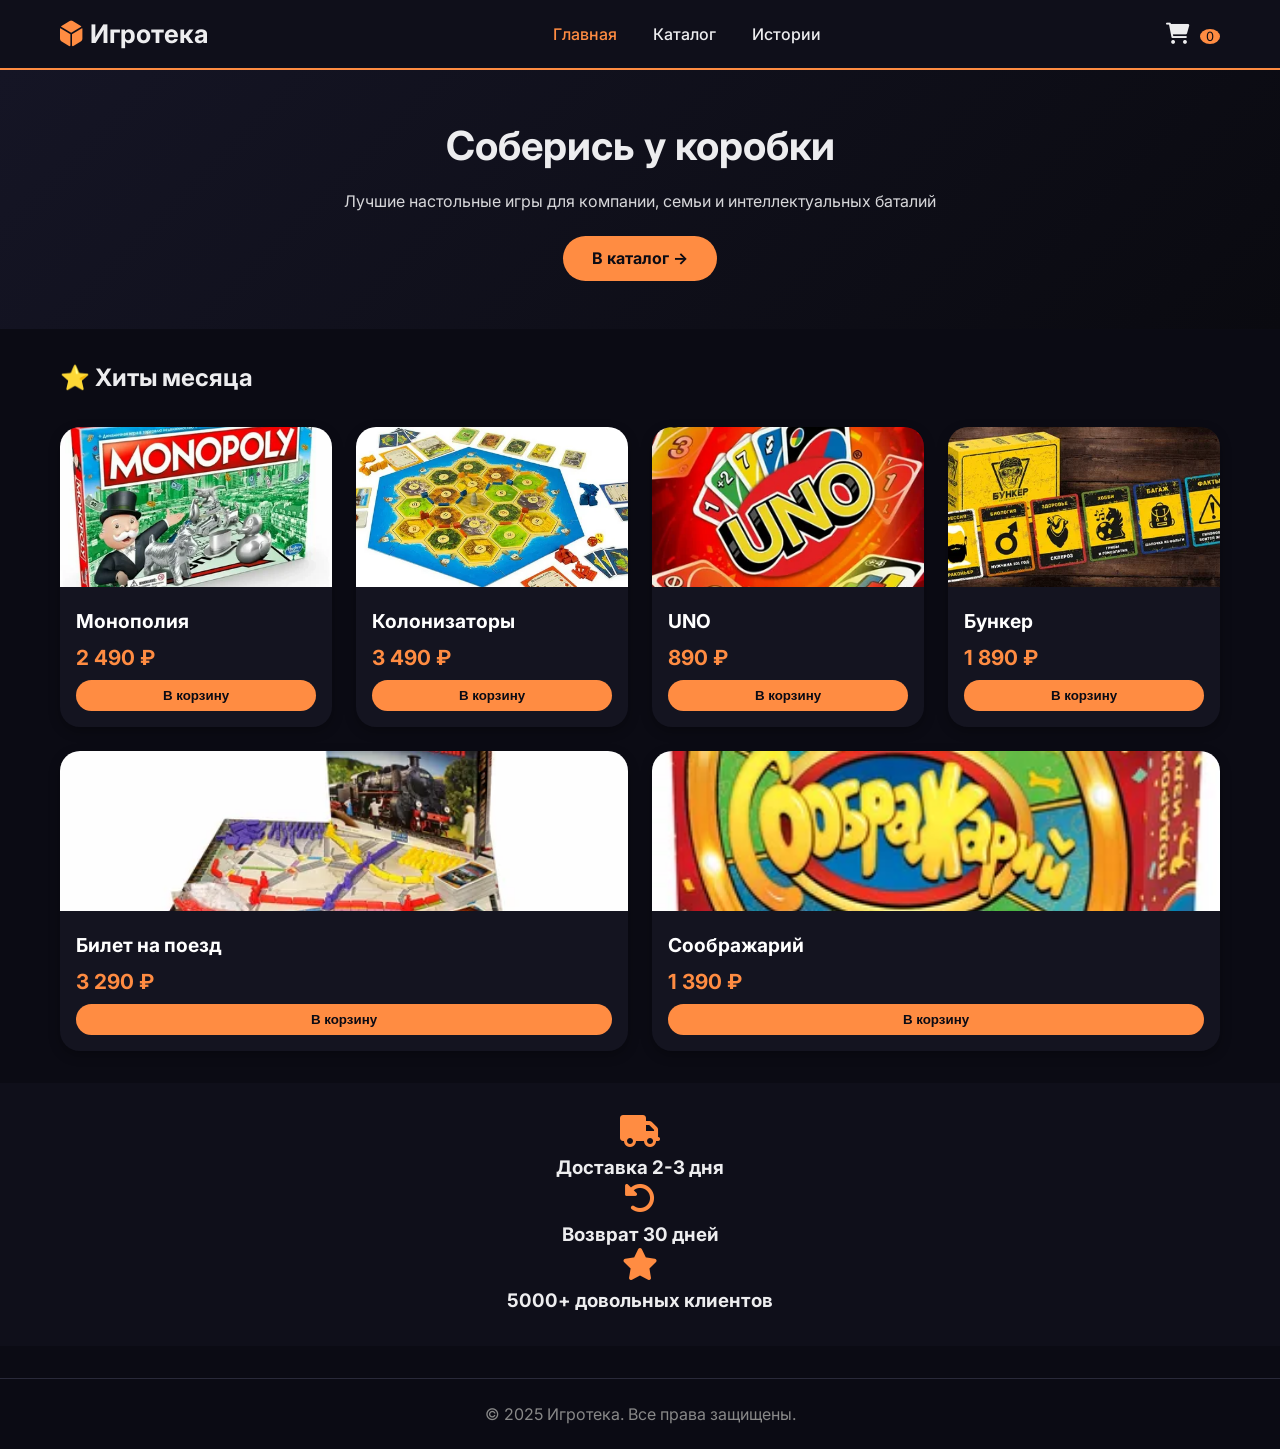
<file: index.html>
<!DOCTYPE html>
<html lang="ru">
<head>
    <meta charset="UTF-8">
    <meta name="viewport" content="width=device-width, initial-scale=1.0">
    <title>Игротека</title>
    <link rel="stylesheet" href="style.css">
    <link href="https://fonts.googleapis.com/css2?family=Inter:wght@400;500;600;700&display=swap" rel="stylesheet">
    <link rel="stylesheet" href="https://cdnjs.cloudflare.com/ajax/libs/font-awesome/6.0.0-beta3/css/all.min.css">
</head>
<body>
    <header class="header">
        <div class="container">
            <div class="logo"><i class="fas fa-dice-d6"></i> Игротека</div>
            <nav>
                <a href="index.html" class="active">Главная</a>
                <a href="catalog.html">Каталог</a>
                <a href="stories.html">Истории</a>
            </nav>
            <div class="cart">
                <i class="fas fa-shopping-cart"></i>
                <span id="cart-count">0</span>
            </div>
        </div>
    </header>

    <main>
        <section class="hero">
            <div class="container">
                <h1>Соберись у коробки</h1>
                <p>Лучшие настольные игры для компании, семьи и интеллектуальных баталий</p>
                <a href="catalog.html" class="btn">В каталог →</a>
            </div>
        </section>

        <section class="popular">
            <div class="container">
                <h2>⭐ Хиты месяца</h2>
                <div class="games-list">
                    <div class="game-card">
                        <img src="images/monopoly.jpg" alt="Монополия">
                        <div class="game-info">
                            <h3><a href="monopoly.html">Монополия</a></h3>
                            <div class="price">2 490 ₽</div>
                            <button data-name="Монополия">В корзину</button>
                        </div>
                    </div>
                    <div class="game-card">
                        <img src="images/colonizers.jpg" alt="Колонизаторы">
                        <div class="game-info">
                            <h3><a href="colonizers.html">Колонизаторы</a></h3>
                            <div class="price">3 490 ₽</div>
                            <button data-name="Колонизаторы">В корзину</button>
                        </div>
                    </div>
                    <div class="game-card">
                        <img src="images/uno.jpg" alt="UNO">
                        <div class="game-info">
                            <h3><a href="uno.html">UNO</a></h3>
                            <div class="price">890 ₽</div>
                            <button data-name="UNO">В корзину</button>
                        </div>
                    </div>
                    <div class="game-card">
                        <img src="images/bunker.jpg" alt="Бункер">
                        <div class="game-info">
                            <h3><a href="bunker.html">Бункер</a></h3>
                            <div class="price">1 890 ₽</div>
                            <button data-name="Бункер">В корзину</button>
                        </div>
                    </div>
                    <div class="game-card">
                        <img src="images/ticket-to-ride.jpg" alt="Билет на поезд">
                        <div class="game-info">
                            <h3><a href="ticket-to-ride.html">Билет на поезд</a></h3>
                            <div class="price">3 290 ₽</div>
                            <button data-name="Билет на поезд">В корзину</button>
                        </div>
                    </div>
                    <div class="game-card">
                        <img src="images/soobrazharium.jpg" alt="Соображарий">
                        <div class="game-info">
                            <h3><a href="soobrazharium.html">Соображарий</a></h3>
                            <div class="price">1 390 ₽</div>
                            <button data-name="Соображарий">В корзину</button>
                        </div>
                    </div>
                </div>
            </div>
        </section>

        <section class="features">
            <div class="container">
                <div class="feature-item">
                    <i class="fas fa-truck"></i>
                    <h3>Доставка 2-3 дня</h3>
                </div>
                <div class="feature-item">
                    <i class="fas fa-undo-alt"></i>
                    <h3>Возврат 30 дней</h3>
                </div>
                <div class="feature-item">
                    <i class="fas fa-star"></i>
                    <h3>5000+ довольных клиентов</h3>
                </div>
            </div>
        </section>
    </main>

    <footer>
        <div class="container">
            <p>© 2025 Игротека. Все права защищены.</p>
        </div>
    </footer>

    <div id="toast" class="toast">Товар добавлен</div>

    <script src="script.js"></script>
</body>
</html>
</file>
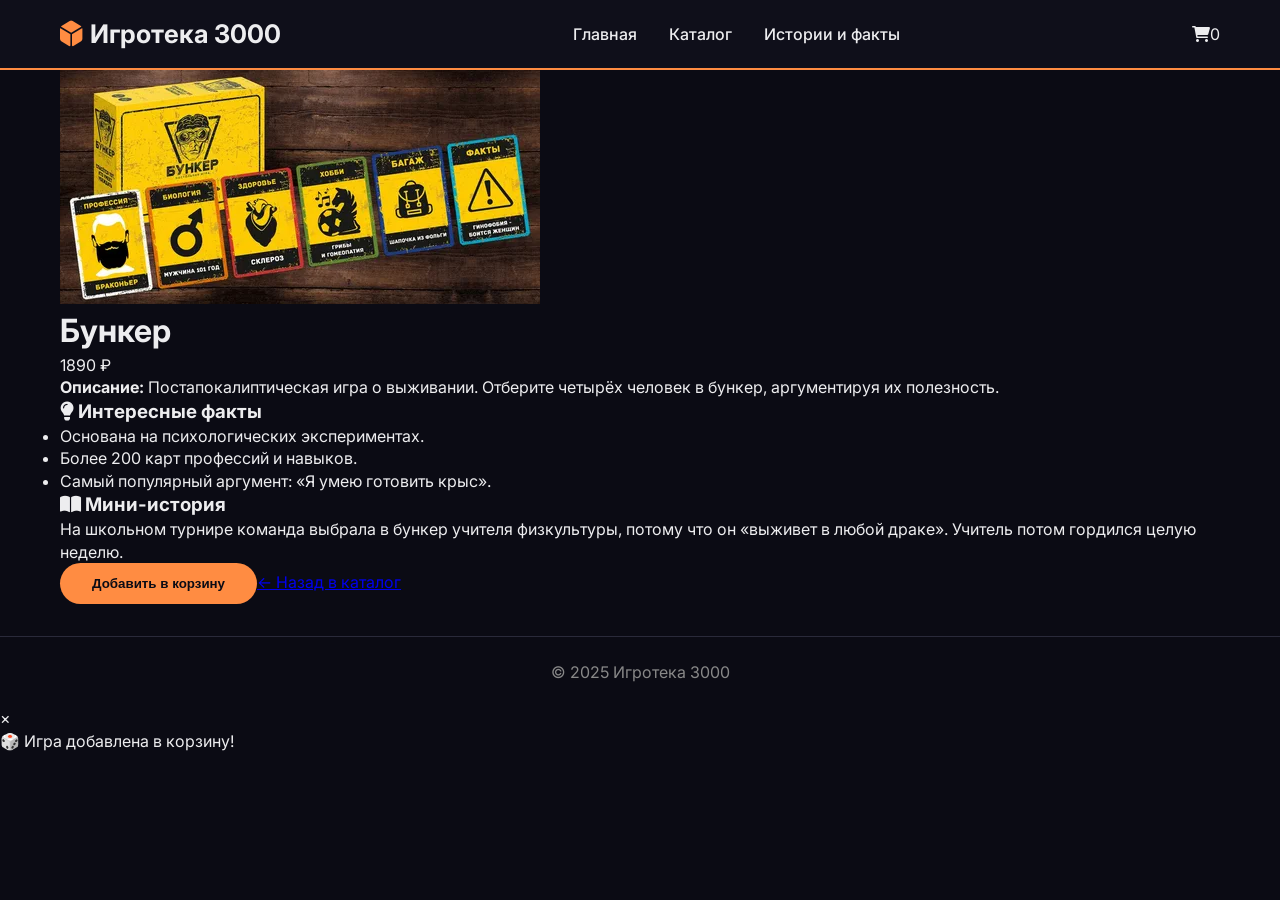
<file: bunker.html>
<!DOCTYPE html>
<html lang="ru"><head><meta charset="UTF-8"><meta name="viewport" content="width=device-width, initial-scale=1.0"><title>Бункер — Игротека 3000</title><link rel="stylesheet" href="style.css"><link href="https://fonts.googleapis.com/css2?family=Inter:opsz,wght@14..32,400;500;600;700&display=swap" rel="stylesheet"><link rel="stylesheet" href="https://cdnjs.cloudflare.com/ajax/libs/font-awesome/6.0.0-beta3/css/all.min.css"></head><body><div class="stars"></div><div class="glow-gradient"></div><header class="header"><div class="container header-container"><div class="logo"><i class="fas fa-dice-d6"></i> <span>Игротека <span class="logo-future">3000</span></span></div><nav class="nav"><a href="index.html" class="nav-link">Главная</a><a href="catalog.html" class="nav-link">Каталог</a><a href="stories.html" class="nav-link">Истории и факты</a></nav><div class="cart-icon"><i class="fas fa-shopping-cart"></i><span class="cart-count">0</span></div></div></header><main class="detail-main"><div class="container"><div class="game-detail"><div class="detail-image"><img src="images/bunker.jpg" alt="Бункер" onerror="this.src='images/placeholder.jpg'"></div><div class="detail-info"><h1>Бункер</h1><div class="detail-price">1890 ₽</div><p class="detail-desc"><strong>Описание:</strong> Постапокалиптическая игра о выживании. Отберите четырёх человек в бункер, аргументируя их полезность.</p><div class="facts-box"><h3><i class="fas fa-lightbulb"></i> Интересные факты</h3><ul class="facts-list"><li>Основана на психологических экспериментах.</li><li>Более 200 карт профессий и навыков.</li><li>Самый популярный аргумент: «Я умею готовить крыс».</li></ul></div><div class="story-box"><h3><i class="fas fa-book-open"></i> Мини-история</h3><p>На школьном турнире команда выбрала в бункер учителя физкультуры, потому что он «выживет в любой драке». Учитель потом гордился целую неделю.</p></div><button class="btn-buy" data-name="Бункер" style="width: auto; padding: 0.8rem 2rem;">Добавить в корзину</button><a href="catalog.html" class="back-link">← Назад в каталог</a></div></div></div></main><footer class="footer"><div class="container"><p>&copy; 2025 Игротека 3000</p></div></footer><div id="cart-modal" class="modal glass-modal"><div class="modal-content"><span class="close">&times;</span><p>🎲 Игра добавлена в корзину!</p></div></div><script src="script.js"></script><script>document.querySelector('.btn-buy')?.addEventListener('click',()=>addToCart('Бункер'));</script></body></html>
</file>
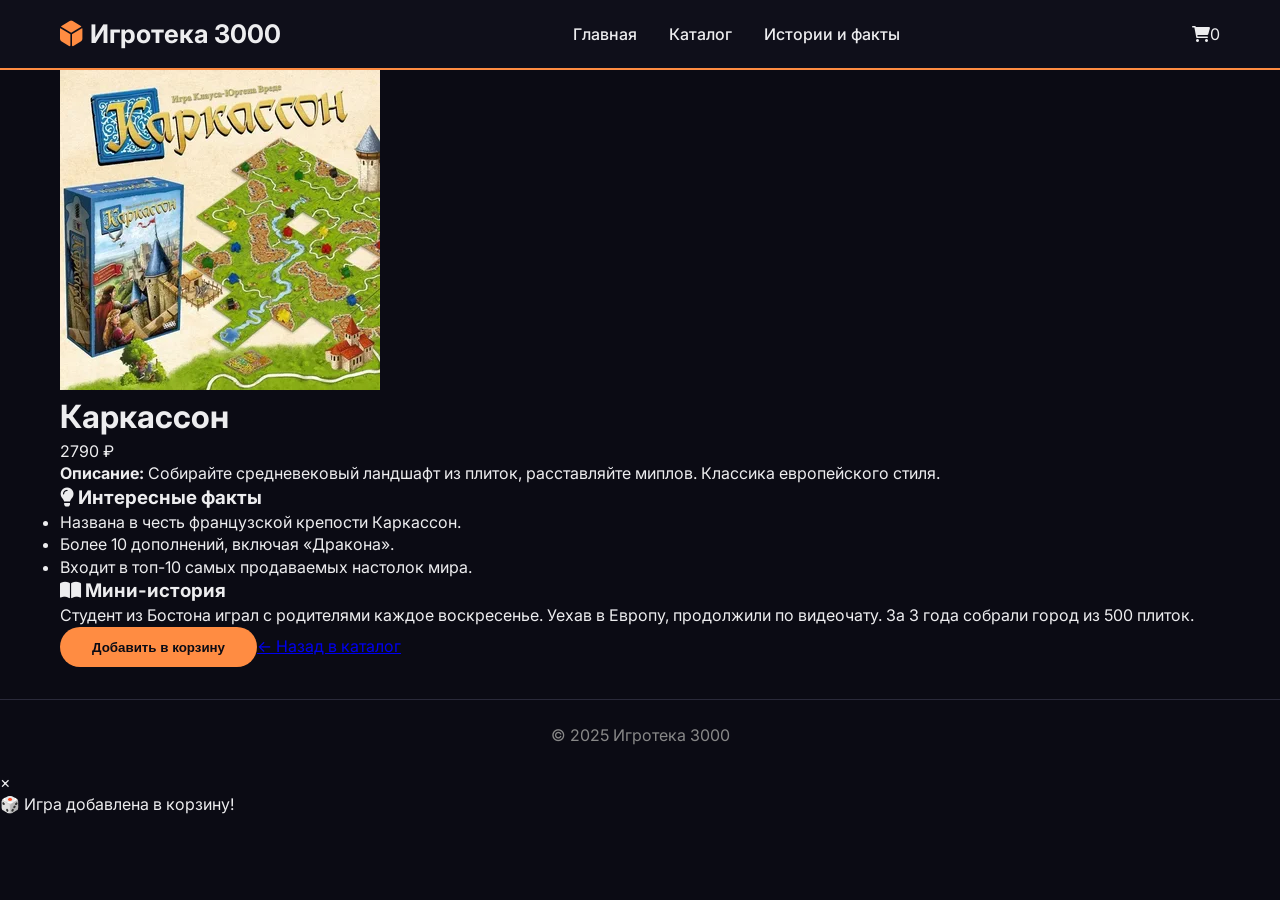
<file: carcassonne.html>
<!DOCTYPE html>
<html lang="ru"><head><meta charset="UTF-8"><meta name="viewport" content="width=device-width, initial-scale=1.0"><title>Каркассон — Игротека 3000</title><link rel="stylesheet" href="style.css"><link href="https://fonts.googleapis.com/css2?family=Inter:opsz,wght@14..32,400;500;600;700&display=swap" rel="stylesheet"><link rel="stylesheet" href="https://cdnjs.cloudflare.com/ajax/libs/font-awesome/6.0.0-beta3/css/all.min.css"></head><body><div class="stars"></div><div class="glow-gradient"></div><header class="header"><div class="container header-container"><div class="logo"><i class="fas fa-dice-d6"></i> <span>Игротека <span class="logo-future">3000</span></span></div><nav class="nav"><a href="index.html" class="nav-link">Главная</a><a href="catalog.html" class="nav-link">Каталог</a><a href="stories.html" class="nav-link">Истории и факты</a></nav><div class="cart-icon"><i class="fas fa-shopping-cart"></i><span class="cart-count">0</span></div></div></header><main class="detail-main"><div class="container"><div class="game-detail"><div class="detail-image"><img src="images/carcassonne.jpg" alt="Каркассон" onerror="this.src='images/placeholder.jpg'"></div><div class="detail-info"><h1>Каркассон</h1><div class="detail-price">2790 ₽</div><p class="detail-desc"><strong>Описание:</strong> Собирайте средневековый ландшафт из плиток, расставляйте миплов. Классика европейского стиля.</p><div class="facts-box"><h3><i class="fas fa-lightbulb"></i> Интересные факты</h3><ul class="facts-list"><li>Названа в честь французской крепости Каркассон.</li><li>Более 10 дополнений, включая «Дракона».</li><li>Входит в топ-10 самых продаваемых настолок мира.</li></ul></div><div class="story-box"><h3><i class="fas fa-book-open"></i> Мини-история</h3><p>Студент из Бостона играл с родителями каждое воскресенье. Уехав в Европу, продолжили по видеочату. За 3 года собрали город из 500 плиток.</p></div><button class="btn-buy" data-name="Каркассон" style="width: auto; padding: 0.8rem 2rem;">Добавить в корзину</button><a href="catalog.html" class="back-link">← Назад в каталог</a></div></div></div></main><footer class="footer"><div class="container"><p>&copy; 2025 Игротека 3000</p></div></footer><div id="cart-modal" class="modal glass-modal"><div class="modal-content"><span class="close">&times;</span><p>🎲 Игра добавлена в корзину!</p></div></div><script src="script.js"></script><script>document.querySelector('.btn-buy')?.addEventListener('click',()=>addToCart('Каркассон'));</script></body></html>
</file>
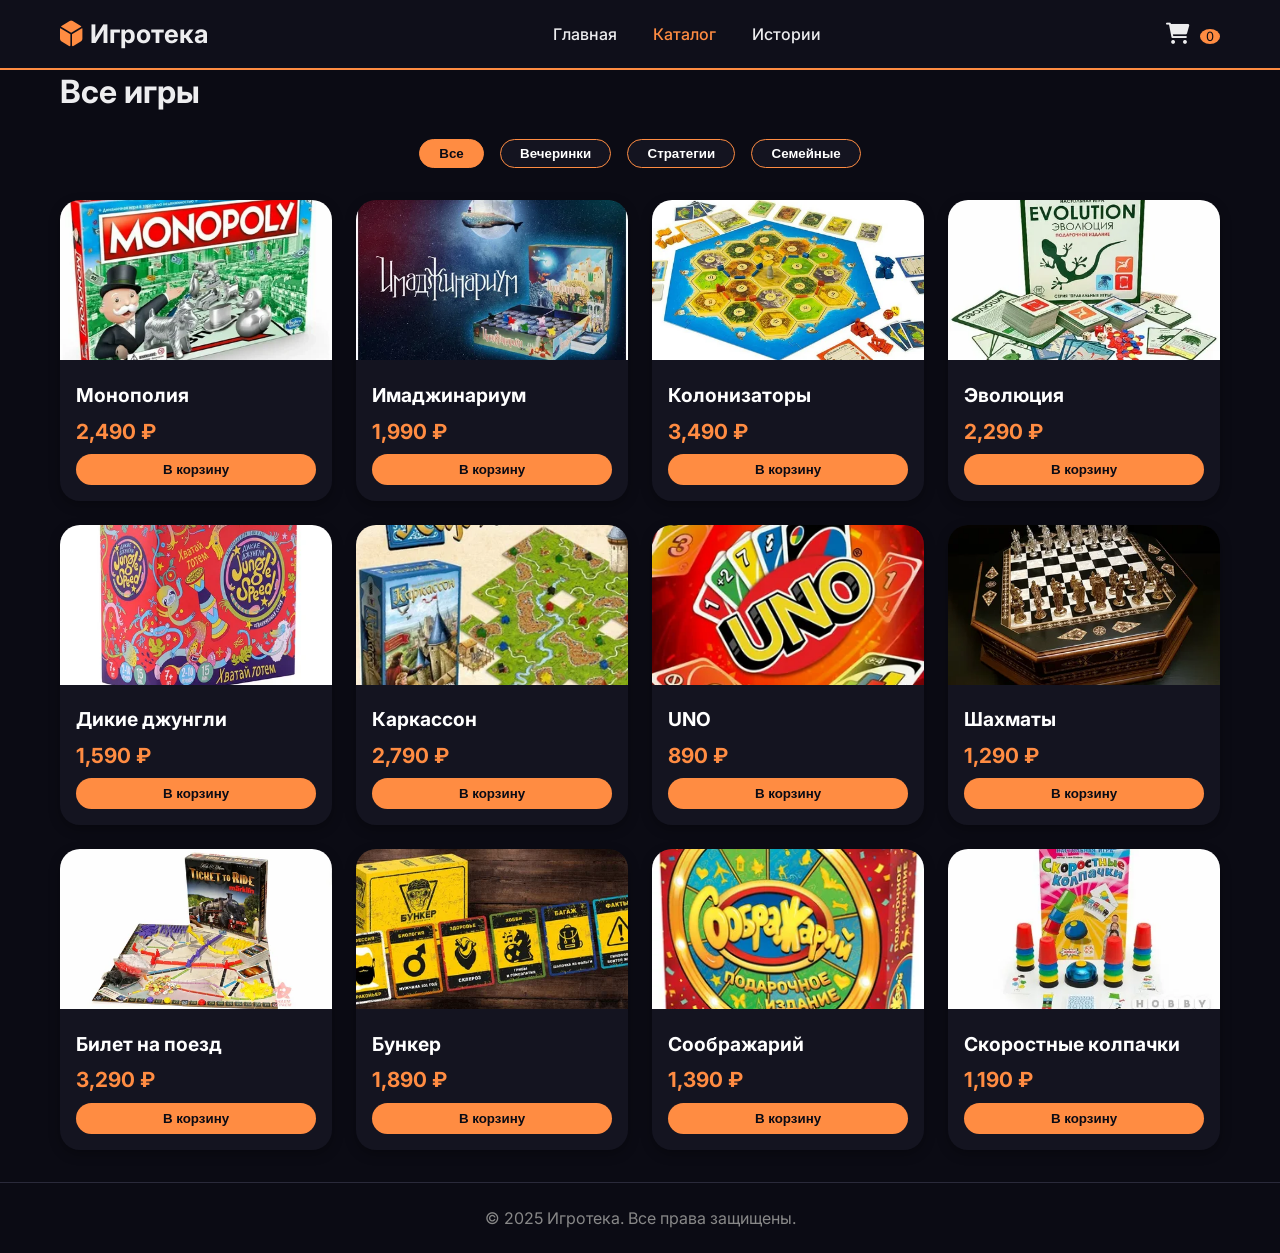
<file: catalog.html>
<!DOCTYPE html>
<html lang="ru">
<head>
    <meta charset="UTF-8">
    <meta name="viewport" content="width=device-width, initial-scale=1.0">
    <title>Каталог — Игротека</title>
    <link rel="stylesheet" href="style.css">
    <link href="https://fonts.googleapis.com/css2?family=Inter:wght@400;500;600;700&display=swap" rel="stylesheet">
    <link rel="stylesheet" href="https://cdnjs.cloudflare.com/ajax/libs/font-awesome/6.0.0-beta3/css/all.min.css">
</head>
<body>
    <header class="header">
        <div class="container">
            <div class="logo"><i class="fas fa-dice-d6"></i> Игротека</div>
            <nav>
                <a href="index.html">Главная</a>
                <a href="catalog.html" class="active">Каталог</a>
                <a href="stories.html">Истории</a>
            </nav>
            <div class="cart">
                <i class="fas fa-shopping-cart"></i>
                <span id="cart-count">0</span>
            </div>
        </div>
    </header>
    <main>
        <div class="container">
            <h1>Все игры</h1>
            <div class="filter-buttons">
                <button class="filter active" data-filter="all">Все</button>
                <button class="filter" data-filter="party">Вечеринки</button>
                <button class="filter" data-filter="strategy">Стратегии</button>
                <button class="filter" data-filter="family">Семейные</button>
            </div>
            <div class="games-list" id="catalogList">
                <!-- карточки будут вставлены через JS (один раз, без пересоздания при фильтрации) -->
            </div>
        </div>
    </main>
    <footer>
        <div class="container">
            <p>© 2025 Игротека. Все права защищены.</p>
        </div>
    </footer>
    <div id="toast" class="toast">Товар добавлен</div>
    <script src="script.js"></script>
    <script>
        const games = [
            { name:"Монополия", file:"monopoly.html", img:"monopoly.jpg", price:2490, category:"family" },
            { name:"Имаджинариум", file:"imaginarium.html", img:"imaginarium.jpg", price:1990, category:"party" },
            { name:"Колонизаторы", file:"colonizers.html", img:"colonizers.jpg", price:3490, category:"strategy" },
            { name:"Эволюция", file:"evolution.html", img:"evolution.jpg", price:2290, category:"strategy" },
            { name:"Дикие джунгли", file:"wild-jungle.html", img:"wild-jungle.jpg", price:1590, category:"party" },
            { name:"Каркассон", file:"carcassonne.html", img:"carcassonne.jpg", price:2790, category:"family" },
            { name:"UNO", file:"uno.html", img:"uno.jpg", price:890, category:"party" },
            { name:"Шахматы", file:"chess.html", img:"chess.jpg", price:1290, category:"strategy" },
            { name:"Билет на поезд", file:"ticket-to-ride.html", img:"ticket-to-ride.jpg", price:3290, category:"family" },
            { name:"Бункер", file:"bunker.html", img:"bunker.jpg", price:1890, category:"party" },
            { name:"Соображарий", file:"soobrazharium.html", img:"soobrazharium.jpg", price:1390, category:"party" },
            { name:"Скоростные колпачки", file:"speed-caps.html", img:"speed-caps.jpg", price:1190, category:"party" }
        ];
        const container = document.getElementById('catalogList');
        function renderCatalog(filter = 'all') {
            let html = '';
            for (let g of games) {
                if (filter !== 'all' && g.category !== filter) continue;
                html += `
                    <div class="game-card" data-category="${g.category}">
                        <img src="images/${g.img}" alt="${g.name}" onerror="this.src='data:image/svg+xml,%3Csvg%20xmlns%3D%22http%3A%2F%2Fwww.w3.org%2F2000%2Fsvg%22%20width%3D%22100%25%22%20height%3D%22100%25%22%20viewBox%3D%220%200%20100%20100%22%3E%3Crect%20width%3D%22100%25%22%20height%3D%22100%25%22%20fill%3D%22%23333%22%2F%3E%3Ctext%20x%3D%2250%22%20y%3D%2250%22%20fill%3D%22%23f80%22%20text-anchor%3D%22middle%22%20dy%3D%22.3em%22%3ENo%20image%3C%2Ftext%3E%3C%2Fsvg%3E'">
                        <div class="game-info">
                            <h3><a href="${g.file}">${g.name}</a></h3>
                            <div class="price">${g.price.toLocaleString()} ₽</div>
                            <button data-name="${g.name}">В корзину</button>
                        </div>
                    </div>
                `;
            }
            container.innerHTML = html;
            attachCartButtons();
        }
        function attachCartButtons() {
            document.querySelectorAll('.game-card button').forEach(btn => {
                btn.removeEventListener('click', window._cartHandler);
                const handler = (e) => { e.stopPropagation(); addToCart(btn.getAttribute('data-name')); };
                btn.addEventListener('click', handler);
                btn._cartHandler = handler;
            });
        }
        // фильтры
        const filters = document.querySelectorAll('.filter');
        filters.forEach(btn => {
            btn.addEventListener('click', () => {
                filters.forEach(b => b.classList.remove('active'));
                btn.classList.add('active');
                renderCatalog(btn.dataset.filter);
            });
        });
        renderCatalog('all');
    </script>
</body>
</html>
</file>
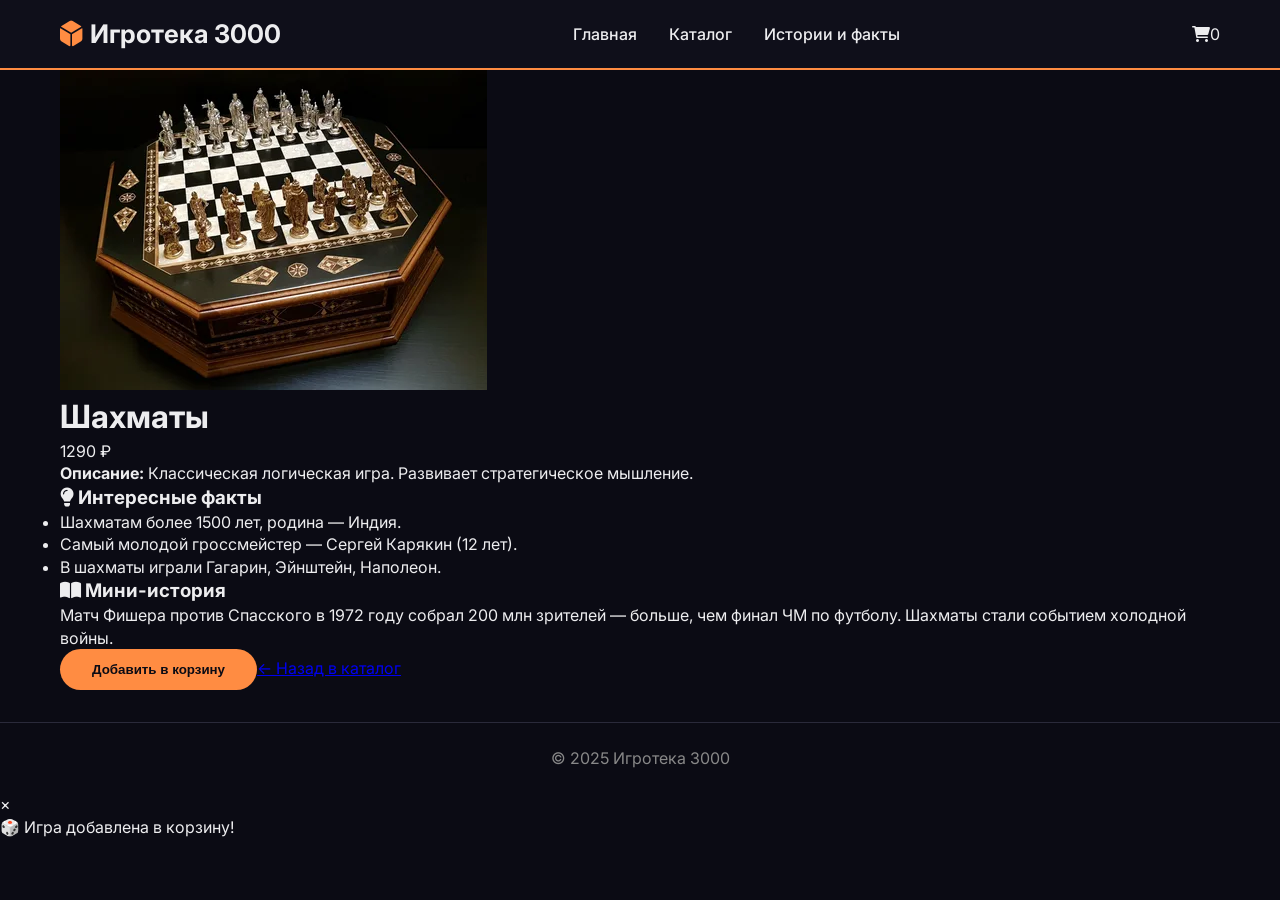
<file: chess.html>
<!DOCTYPE html>
<html lang="ru"><head><meta charset="UTF-8"><meta name="viewport" content="width=device-width, initial-scale=1.0"><title>Шахматы — Игротека 3000</title><link rel="stylesheet" href="style.css"><link href="https://fonts.googleapis.com/css2?family=Inter:opsz,wght@14..32,400;500;600;700&display=swap" rel="stylesheet"><link rel="stylesheet" href="https://cdnjs.cloudflare.com/ajax/libs/font-awesome/6.0.0-beta3/css/all.min.css"></head><body><div class="stars"></div><div class="glow-gradient"></div><header class="header"><div class="container header-container"><div class="logo"><i class="fas fa-dice-d6"></i> <span>Игротека <span class="logo-future">3000</span></span></div><nav class="nav"><a href="index.html" class="nav-link">Главная</a><a href="catalog.html" class="nav-link">Каталог</a><a href="stories.html" class="nav-link">Истории и факты</a></nav><div class="cart-icon"><i class="fas fa-shopping-cart"></i><span class="cart-count">0</span></div></div></header><main class="detail-main"><div class="container"><div class="game-detail"><div class="detail-image"><img src="images/chess.jpg" alt="Шахматы" onerror="this.src='images/placeholder.jpg'"></div><div class="detail-info"><h1>Шахматы</h1><div class="detail-price">1290 ₽</div><p class="detail-desc"><strong>Описание:</strong> Классическая логическая игра. Развивает стратегическое мышление.</p><div class="facts-box"><h3><i class="fas fa-lightbulb"></i> Интересные факты</h3><ul class="facts-list"><li>Шахматам более 1500 лет, родина — Индия.</li><li>Самый молодой гроссмейстер — Сергей Карякин (12 лет).</li><li>В шахматы играли Гагарин, Эйнштейн, Наполеон.</li></ul></div><div class="story-box"><h3><i class="fas fa-book-open"></i> Мини-история</h3><p>Матч Фишера против Спасского в 1972 году собрал 200 млн зрителей — больше, чем финал ЧМ по футболу. Шахматы стали событием холодной войны.</p></div><button class="btn-buy" data-name="Шахматы" style="width: auto; padding: 0.8rem 2rem;">Добавить в корзину</button><a href="catalog.html" class="back-link">← Назад в каталог</a></div></div></div></main><footer class="footer"><div class="container"><p>&copy; 2025 Игротека 3000</p></div></footer><div id="cart-modal" class="modal glass-modal"><div class="modal-content"><span class="close">&times;</span><p>🎲 Игра добавлена в корзину!</p></div></div><script src="script.js"></script><script>document.querySelector('.btn-buy')?.addEventListener('click',()=>addToCart('Шахматы'));</script></body></html>
</file>
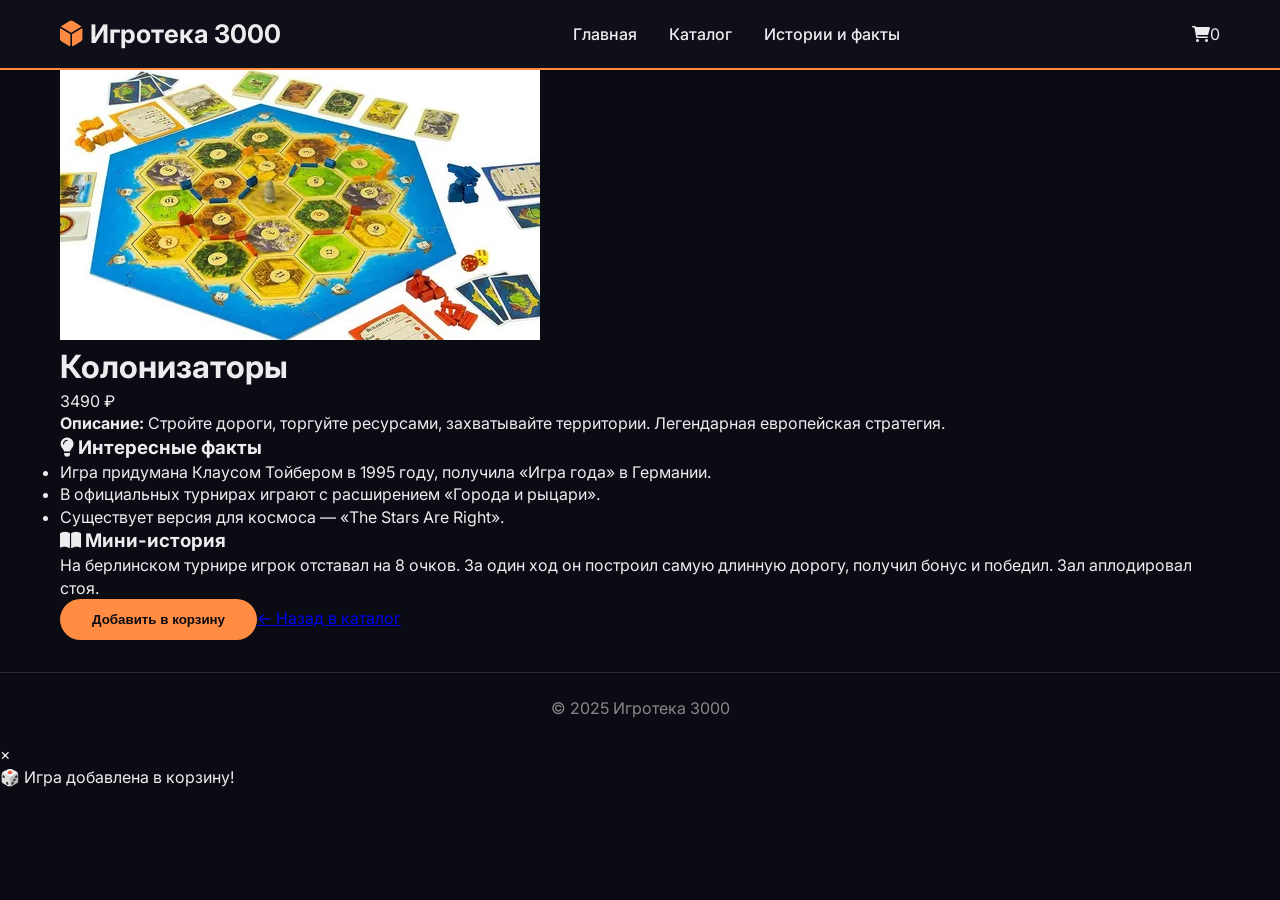
<file: colonizers.html>
<!DOCTYPE html>
<html lang="ru"><head><meta charset="UTF-8"><meta name="viewport" content="width=device-width, initial-scale=1.0"><title>Колонизаторы — Игротека 3000</title><link rel="stylesheet" href="style.css"><link href="https://fonts.googleapis.com/css2?family=Inter:opsz,wght@14..32,400;500;600;700&display=swap" rel="stylesheet"><link rel="stylesheet" href="https://cdnjs.cloudflare.com/ajax/libs/font-awesome/6.0.0-beta3/css/all.min.css"></head><body><div class="stars"></div><div class="glow-gradient"></div><header class="header"><div class="container header-container"><div class="logo"><i class="fas fa-dice-d6"></i> <span>Игротека <span class="logo-future">3000</span></span></div><nav class="nav"><a href="index.html" class="nav-link">Главная</a><a href="catalog.html" class="nav-link">Каталог</a><a href="stories.html" class="nav-link">Истории и факты</a></nav><div class="cart-icon"><i class="fas fa-shopping-cart"></i><span class="cart-count">0</span></div></div></header><main class="detail-main"><div class="container"><div class="game-detail"><div class="detail-image"><img src="images/colonizers.jpg" alt="Колонизаторы" onerror="this.src='images/placeholder.jpg'"></div><div class="detail-info"><h1>Колонизаторы</h1><div class="detail-price">3490 ₽</div><p class="detail-desc"><strong>Описание:</strong> Стройте дороги, торгуйте ресурсами, захватывайте территории. Легендарная европейская стратегия.</p><div class="facts-box"><h3><i class="fas fa-lightbulb"></i> Интересные факты</h3><ul class="facts-list"><li>Игра придумана Клаусом Тойбером в 1995 году, получила «Игра года» в Германии.</li><li>В официальных турнирах играют с расширением «Города и рыцари».</li><li>Существует версия для космоса — «The Stars Are Right».</li></ul></div><div class="story-box"><h3><i class="fas fa-book-open"></i> Мини-история</h3><p>На берлинском турнире игрок отставал на 8 очков. За один ход он построил самую длинную дорогу, получил бонус и победил. Зал аплодировал стоя.</p></div><button class="btn-buy" data-name="Колонизаторы" style="width: auto; padding: 0.8rem 2rem;">Добавить в корзину</button><a href="catalog.html" class="back-link">← Назад в каталог</a></div></div></div></main><footer class="footer"><div class="container"><p>&copy; 2025 Игротека 3000</p></div></footer><div id="cart-modal" class="modal glass-modal"><div class="modal-content"><span class="close">&times;</span><p>🎲 Игра добавлена в корзину!</p></div></div><script src="script.js"></script><script>document.querySelector('.btn-buy')?.addEventListener('click',()=>addToCart('Колонизаторы'));</script></body></html>
</file>
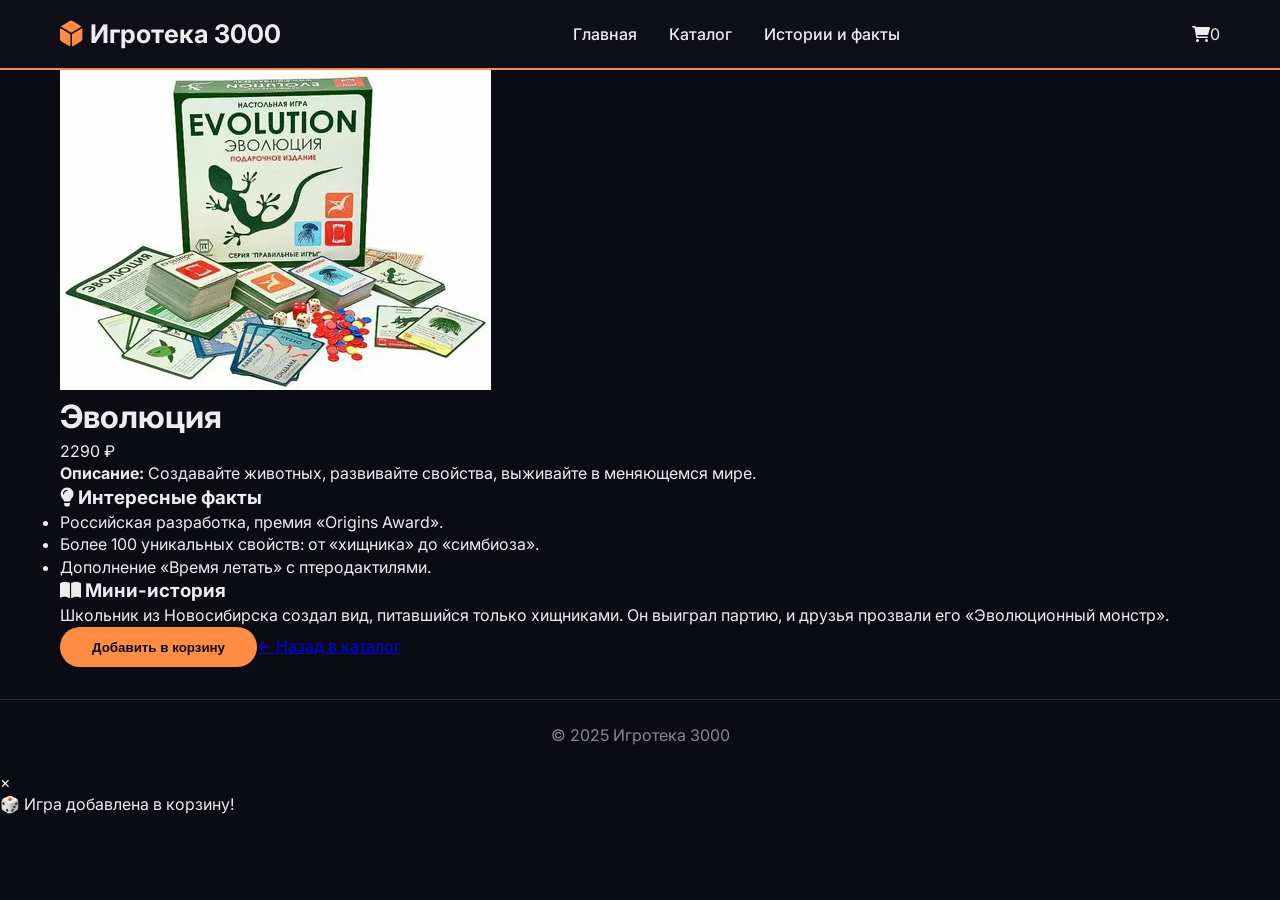
<file: evolution.html>
<!DOCTYPE html>
<html lang="ru"><head><meta charset="UTF-8"><meta name="viewport" content="width=device-width, initial-scale=1.0"><title>Эволюция — Игротека 3000</title><link rel="stylesheet" href="style.css"><link href="https://fonts.googleapis.com/css2?family=Inter:opsz,wght@14..32,400;500;600;700&display=swap" rel="stylesheet"><link rel="stylesheet" href="https://cdnjs.cloudflare.com/ajax/libs/font-awesome/6.0.0-beta3/css/all.min.css"></head><body><div class="stars"></div><div class="glow-gradient"></div><header class="header"><div class="container header-container"><div class="logo"><i class="fas fa-dice-d6"></i> <span>Игротека <span class="logo-future">3000</span></span></div><nav class="nav"><a href="index.html" class="nav-link">Главная</a><a href="catalog.html" class="nav-link">Каталог</a><a href="stories.html" class="nav-link">Истории и факты</a></nav><div class="cart-icon"><i class="fas fa-shopping-cart"></i><span class="cart-count">0</span></div></div></header><main class="detail-main"><div class="container"><div class="game-detail"><div class="detail-image"><img src="images/evolution.jpg" alt="Эволюция" onerror="this.src='images/placeholder.jpg'"></div><div class="detail-info"><h1>Эволюция</h1><div class="detail-price">2290 ₽</div><p class="detail-desc"><strong>Описание:</strong> Создавайте животных, развивайте свойства, выживайте в меняющемся мире.</p><div class="facts-box"><h3><i class="fas fa-lightbulb"></i> Интересные факты</h3><ul class="facts-list"><li>Российская разработка, премия «Origins Award».</li><li>Более 100 уникальных свойств: от «хищника» до «симбиоза».</li><li>Дополнение «Время летать» с птеродактилями.</li></ul></div><div class="story-box"><h3><i class="fas fa-book-open"></i> Мини-история</h3><p>Школьник из Новосибирска создал вид, питавшийся только хищниками. Он выиграл партию, и друзья прозвали его «Эволюционный монстр».</p></div><button class="btn-buy" data-name="Эволюция" style="width: auto; padding: 0.8rem 2rem;">Добавить в корзину</button><a href="catalog.html" class="back-link">← Назад в каталог</a></div></div></div></main><footer class="footer"><div class="container"><p>&copy; 2025 Игротека 3000</p></div></footer><div id="cart-modal" class="modal glass-modal"><div class="modal-content"><span class="close">&times;</span><p>🎲 Игра добавлена в корзину!</p></div></div><script src="script.js"></script><script>document.querySelector('.btn-buy')?.addEventListener('click',()=>addToCart('Эволюция'));</script></body></html>
</file>
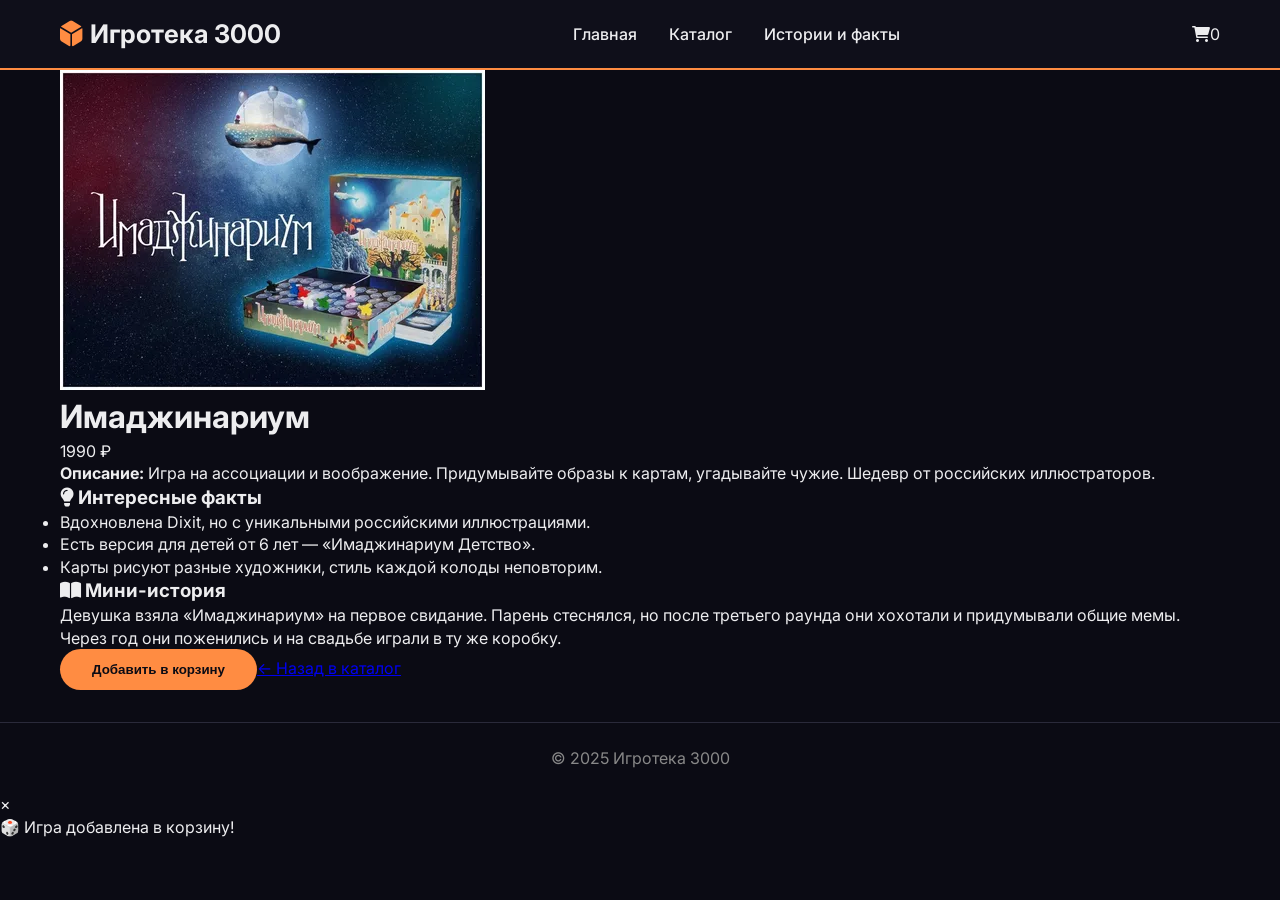
<file: imaginarium.html>
<!DOCTYPE html>
<html lang="ru"><head><meta charset="UTF-8"><meta name="viewport" content="width=device-width, initial-scale=1.0"><title>Имаджинариум — Игротека 3000</title><link rel="stylesheet" href="style.css"><link href="https://fonts.googleapis.com/css2?family=Inter:opsz,wght@14..32,400;500;600;700&display=swap" rel="stylesheet"><link rel="stylesheet" href="https://cdnjs.cloudflare.com/ajax/libs/font-awesome/6.0.0-beta3/css/all.min.css"></head><body><div class="stars"></div><div class="glow-gradient"></div><header class="header"><div class="container header-container"><div class="logo"><i class="fas fa-dice-d6"></i> <span>Игротека <span class="logo-future">3000</span></span></div><nav class="nav"><a href="index.html" class="nav-link">Главная</a><a href="catalog.html" class="nav-link">Каталог</a><a href="stories.html" class="nav-link">Истории и факты</a></nav><div class="cart-icon"><i class="fas fa-shopping-cart"></i><span class="cart-count">0</span></div></div></header><main class="detail-main"><div class="container"><div class="game-detail"><div class="detail-image"><img src="images/imaginarium.jpg" alt="Имаджинариум" onerror="this.src='images/placeholder.jpg'"></div><div class="detail-info"><h1>Имаджинариум</h1><div class="detail-price">1990 ₽</div><p class="detail-desc"><strong>Описание:</strong> Игра на ассоциации и воображение. Придумывайте образы к картам, угадывайте чужие. Шедевр от российских иллюстраторов.</p><div class="facts-box"><h3><i class="fas fa-lightbulb"></i> Интересные факты</h3><ul class="facts-list"><li>Вдохновлена Dixit, но с уникальными российскими иллюстрациями.</li><li>Есть версия для детей от 6 лет — «Имаджинариум Детство».</li><li>Карты рисуют разные художники, стиль каждой колоды неповторим.</li></ul></div><div class="story-box"><h3><i class="fas fa-book-open"></i> Мини-история</h3><p>Девушка взяла «Имаджинариум» на первое свидание. Парень стеснялся, но после третьего раунда они хохотали и придумывали общие мемы. Через год они поженились и на свадьбе играли в ту же коробку.</p></div><button class="btn-buy" data-name="Имаджинариум" style="width: auto; padding: 0.8rem 2rem;">Добавить в корзину</button><a href="catalog.html" class="back-link">← Назад в каталог</a></div></div></div></main><footer class="footer"><div class="container"><p>&copy; 2025 Игротека 3000</p></div></footer><div id="cart-modal" class="modal glass-modal"><div class="modal-content"><span class="close">&times;</span><p>🎲 Игра добавлена в корзину!</p></div></div><script src="script.js"></script><script>document.querySelector('.btn-buy')?.addEventListener('click',()=>addToCart('Имаджинариум'));</script></body></html>
</file>
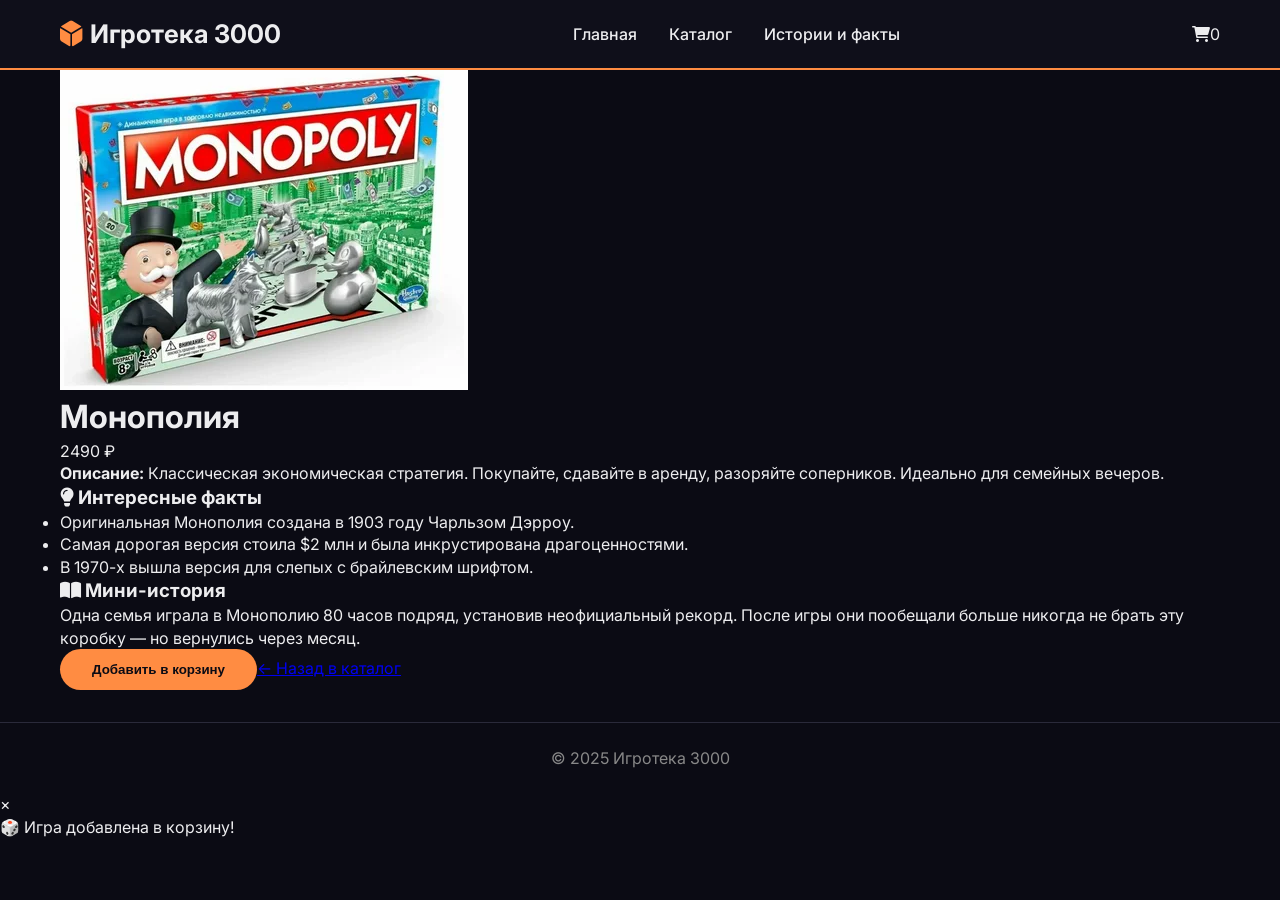
<file: monopoly.html>
<!DOCTYPE html>
<html lang="ru"><head><meta charset="UTF-8"><meta name="viewport" content="width=device-width, initial-scale=1.0"><title>Монополия — Игротека 3000</title><link rel="stylesheet" href="style.css"><link href="https://fonts.googleapis.com/css2?family=Inter:opsz,wght@14..32,400;500;600;700&display=swap" rel="stylesheet"><link rel="stylesheet" href="https://cdnjs.cloudflare.com/ajax/libs/font-awesome/6.0.0-beta3/css/all.min.css"></head><body><div class="stars"></div><div class="glow-gradient"></div><header class="header"><div class="container header-container"><div class="logo"><i class="fas fa-dice-d6"></i> <span>Игротека <span class="logo-future">3000</span></span></div><nav class="nav"><a href="index.html" class="nav-link">Главная</a><a href="catalog.html" class="nav-link">Каталог</a><a href="stories.html" class="nav-link">Истории и факты</a></nav><div class="cart-icon"><i class="fas fa-shopping-cart"></i><span class="cart-count">0</span></div></div></header><main class="detail-main"><div class="container"><div class="game-detail"><div class="detail-image"><img src="images/monopoly.jpg" alt="Монополия" onerror="this.src='images/placeholder.jpg'"></div><div class="detail-info"><h1>Монополия</h1><div class="detail-price">2490 ₽</div><p class="detail-desc"><strong>Описание:</strong> Классическая экономическая стратегия. Покупайте, сдавайте в аренду, разоряйте соперников. Идеально для семейных вечеров.</p><div class="facts-box"><h3><i class="fas fa-lightbulb"></i> Интересные факты</h3><ul class="facts-list"><li>Оригинальная Монополия создана в 1903 году Чарльзом Дэрроу.</li><li>Самая дорогая версия стоила $2 млн и была инкрустирована драгоценностями.</li><li>В 1970-х вышла версия для слепых с брайлевским шрифтом.</li></ul></div><div class="story-box"><h3><i class="fas fa-book-open"></i> Мини-история</h3><p>Одна семья играла в Монополию 80 часов подряд, установив неофициальный рекорд. После игры они пообещали больше никогда не брать эту коробку — но вернулись через месяц.</p></div><button class="btn-buy" data-name="Монополия" style="width: auto; padding: 0.8rem 2rem;">Добавить в корзину</button><a href="catalog.html" class="back-link">← Назад в каталог</a></div></div></div></main><footer class="footer"><div class="container"><p>&copy; 2025 Игротека 3000</p></div></footer><div id="cart-modal" class="modal glass-modal"><div class="modal-content"><span class="close">&times;</span><p>🎲 Игра добавлена в корзину!</p></div></div><script src="script.js"></script><script>document.querySelector('.btn-buy')?.addEventListener('click',()=>addToCart('Монополия'));</script></body></html>
</file>
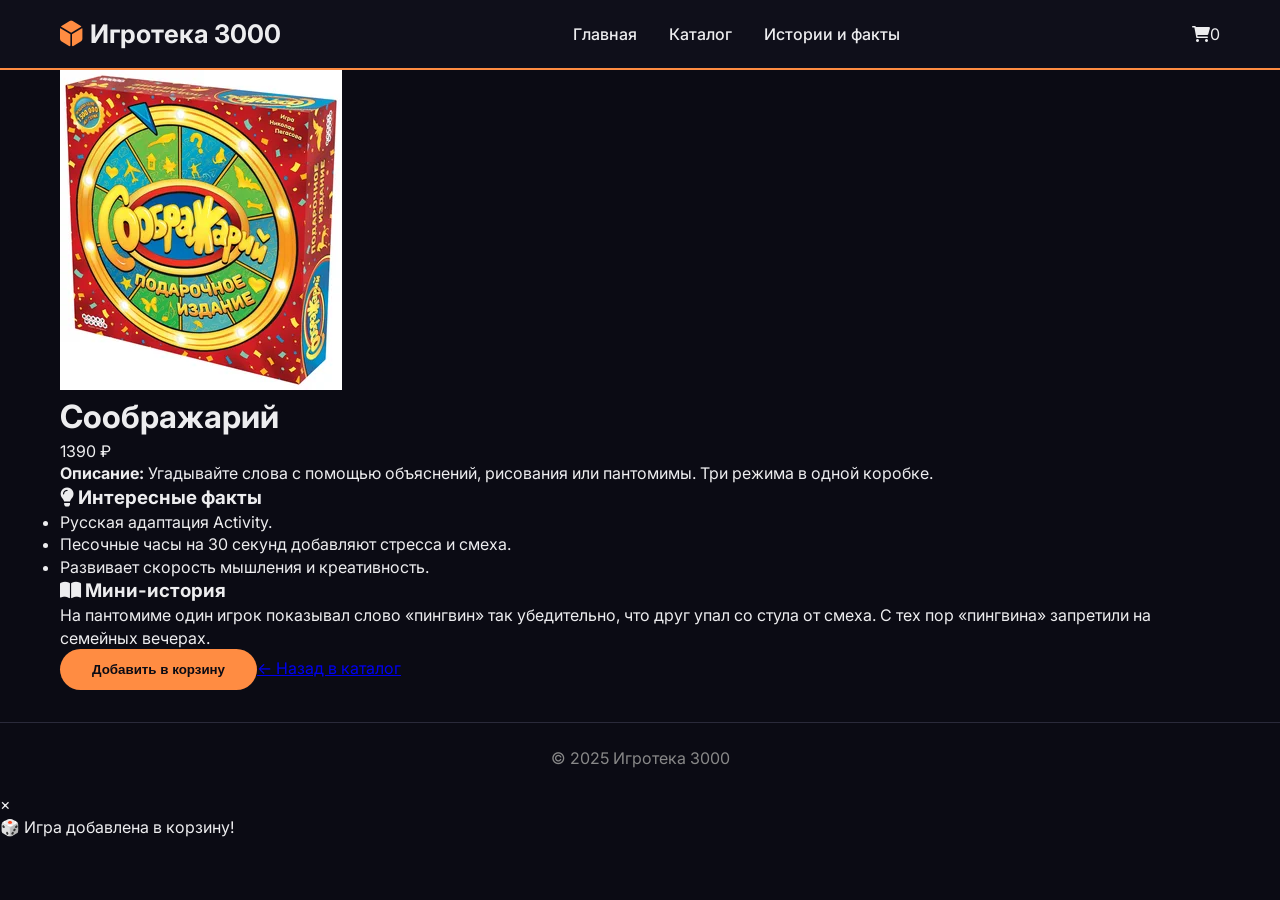
<file: soobrazharium.html>
<!DOCTYPE html>
<html lang="ru"><head><meta charset="UTF-8"><meta name="viewport" content="width=device-width, initial-scale=1.0"><title>Соображарий — Игротека 3000</title><link rel="stylesheet" href="style.css"><link href="https://fonts.googleapis.com/css2?family=Inter:opsz,wght@14..32,400;500;600;700&display=swap" rel="stylesheet"><link rel="stylesheet" href="https://cdnjs.cloudflare.com/ajax/libs/font-awesome/6.0.0-beta3/css/all.min.css"></head><body><div class="stars"></div><div class="glow-gradient"></div><header class="header"><div class="container header-container"><div class="logo"><i class="fas fa-dice-d6"></i> <span>Игротека <span class="logo-future">3000</span></span></div><nav class="nav"><a href="index.html" class="nav-link">Главная</a><a href="catalog.html" class="nav-link">Каталог</a><a href="stories.html" class="nav-link">Истории и факты</a></nav><div class="cart-icon"><i class="fas fa-shopping-cart"></i><span class="cart-count">0</span></div></div></header><main class="detail-main"><div class="container"><div class="game-detail"><div class="detail-image"><img src="images/soobrazharium.jpg" alt="Соображарий" onerror="this.src='images/placeholder.jpg'"></div><div class="detail-info"><h1>Соображарий</h1><div class="detail-price">1390 ₽</div><p class="detail-desc"><strong>Описание:</strong> Угадывайте слова с помощью объяснений, рисования или пантомимы. Три режима в одной коробке.</p><div class="facts-box"><h3><i class="fas fa-lightbulb"></i> Интересные факты</h3><ul class="facts-list"><li>Русская адаптация Activity.</li><li>Песочные часы на 30 секунд добавляют стресса и смеха.</li><li>Развивает скорость мышления и креативность.</li></ul></div><div class="story-box"><h3><i class="fas fa-book-open"></i> Мини-история</h3><p>На пантомиме один игрок показывал слово «пингвин» так убедительно, что друг упал со стула от смеха. С тех пор «пингвина» запретили на семейных вечерах.</p></div><button class="btn-buy" data-name="Соображарий" style="width: auto; padding: 0.8rem 2rem;">Добавить в корзину</button><a href="catalog.html" class="back-link">← Назад в каталог</a></div></div></div></main><footer class="footer"><div class="container"><p>&copy; 2025 Игротека 3000</p></div></footer><div id="cart-modal" class="modal glass-modal"><div class="modal-content"><span class="close">&times;</span><p>🎲 Игра добавлена в корзину!</p></div></div><script src="script.js"></script><script>document.querySelector('.btn-buy')?.addEventListener('click',()=>addToCart('Соображарий'));</script></body></html>
</file>
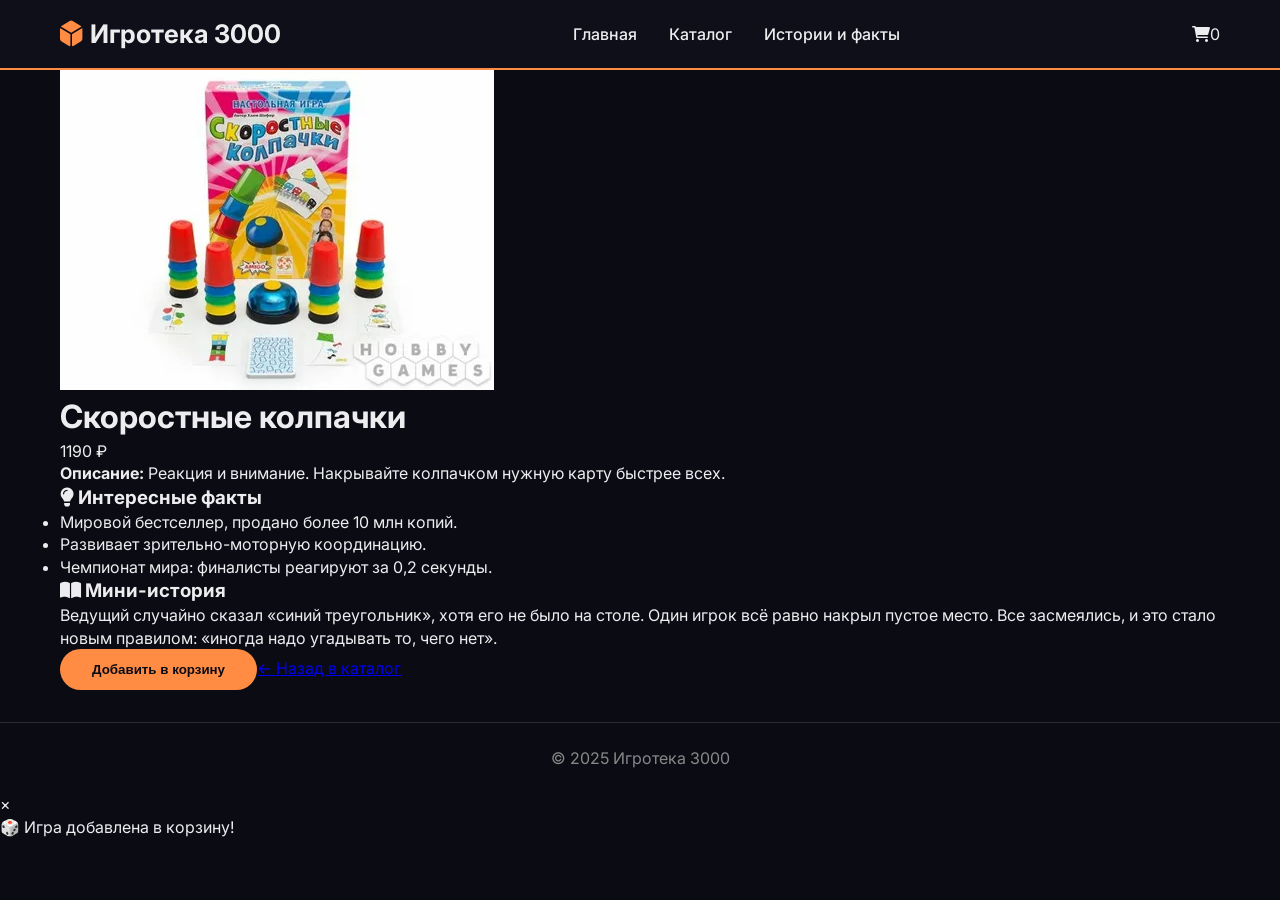
<file: speed-caps.html>
<!DOCTYPE html>
<html lang="ru"><head><meta charset="UTF-8"><meta name="viewport" content="width=device-width, initial-scale=1.0"><title>Скоростные колпачки — Игротека 3000</title><link rel="stylesheet" href="style.css"><link href="https://fonts.googleapis.com/css2?family=Inter:opsz,wght@14..32,400;500;600;700&display=swap" rel="stylesheet"><link rel="stylesheet" href="https://cdnjs.cloudflare.com/ajax/libs/font-awesome/6.0.0-beta3/css/all.min.css"></head><body><div class="stars"></div><div class="glow-gradient"></div><header class="header"><div class="container header-container"><div class="logo"><i class="fas fa-dice-d6"></i> <span>Игротека <span class="logo-future">3000</span></span></div><nav class="nav"><a href="index.html" class="nav-link">Главная</a><a href="catalog.html" class="nav-link">Каталог</a><a href="stories.html" class="nav-link">Истории и факты</a></nav><div class="cart-icon"><i class="fas fa-shopping-cart"></i><span class="cart-count">0</span></div></div></header><main class="detail-main"><div class="container"><div class="game-detail"><div class="detail-image"><img src="images/speed-caps.jpg" alt="Скоростные колпачки" onerror="this.src='images/placeholder.jpg'"></div><div class="detail-info"><h1>Скоростные колпачки</h1><div class="detail-price">1190 ₽</div><p class="detail-desc"><strong>Описание:</strong> Реакция и внимание. Накрывайте колпачком нужную карту быстрее всех.</p><div class="facts-box"><h3><i class="fas fa-lightbulb"></i> Интересные факты</h3><ul class="facts-list"><li>Мировой бестселлер, продано более 10 млн копий.</li><li>Развивает зрительно-моторную координацию.</li><li>Чемпионат мира: финалисты реагируют за 0,2 секунды.</li></ul></div><div class="story-box"><h3><i class="fas fa-book-open"></i> Мини-история</h3><p>Ведущий случайно сказал «синий треугольник», хотя его не было на столе. Один игрок всё равно накрыл пустое место. Все засмеялись, и это стало новым правилом: «иногда надо угадывать то, чего нет».</p></div><button class="btn-buy" data-name="Скоростные колпачки" style="width: auto; padding: 0.8rem 2rem;">Добавить в корзину</button><a href="catalog.html" class="back-link">← Назад в каталог</a></div></div></div></main><footer class="footer"><div class="container"><p>&copy; 2025 Игротека 3000</p></div></footer><div id="cart-modal" class="modal glass-modal"><div class="modal-content"><span class="close">&times;</span><p>🎲 Игра добавлена в корзину!</p></div></div><script src="script.js"></script><script>document.querySelector('.btn-buy')?.addEventListener('click',()=>addToCart('Скоростные колпачки'));</script></body></html>
</file>
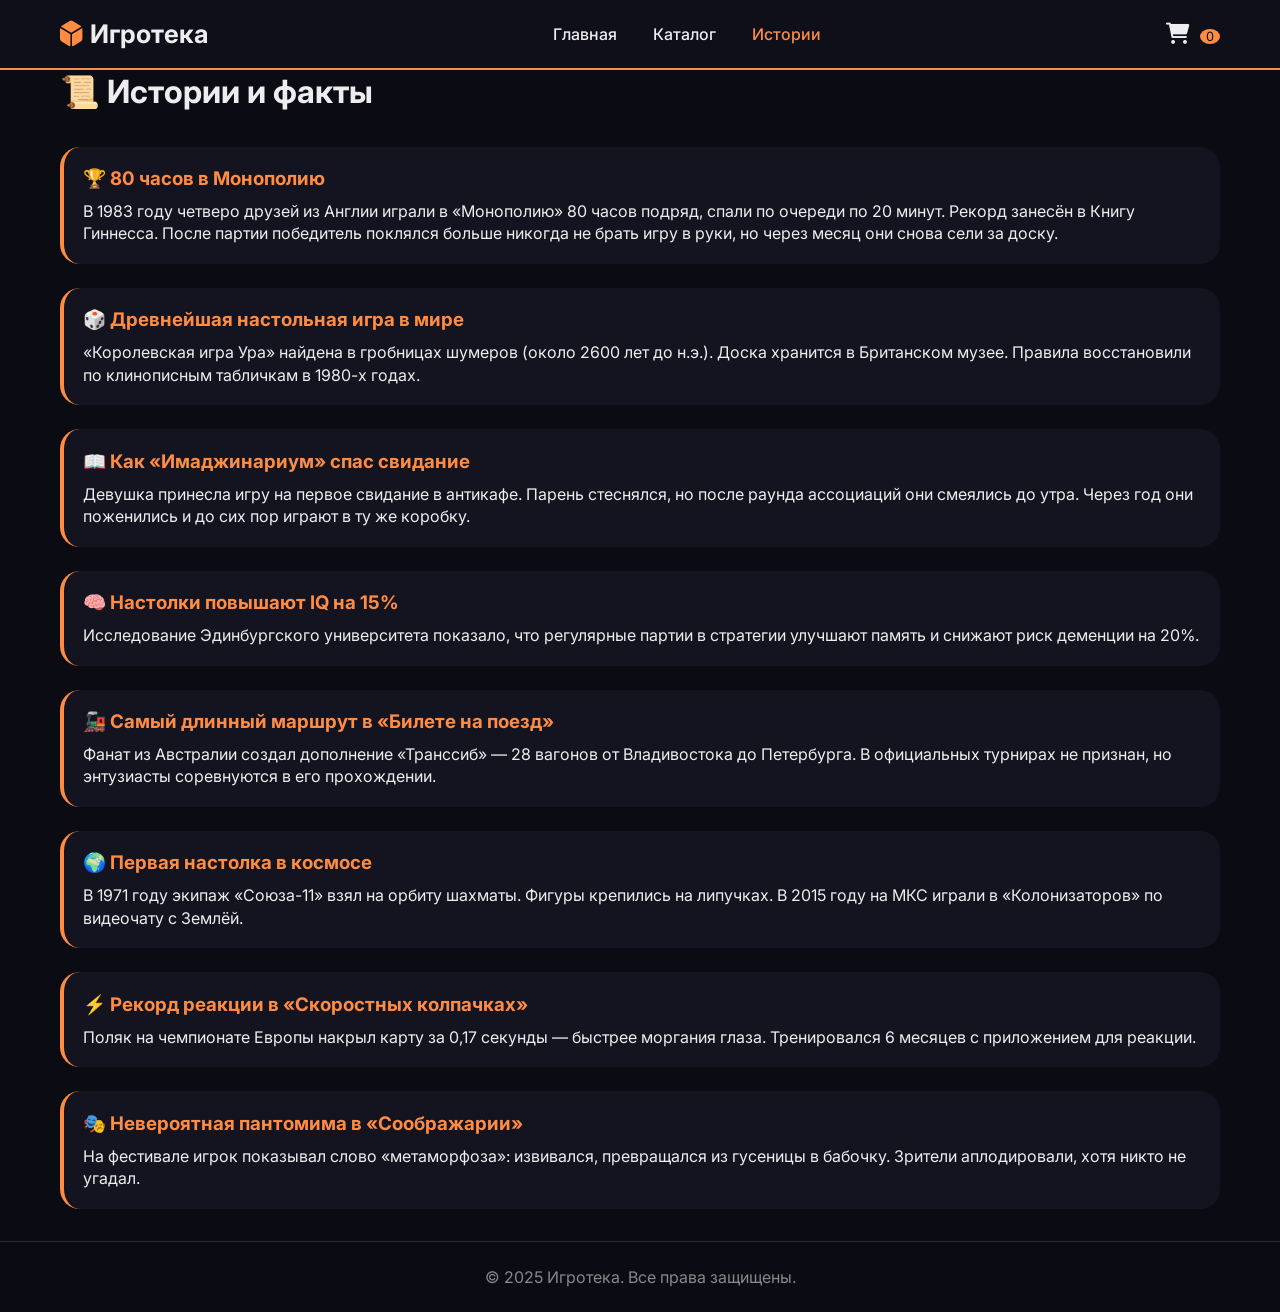
<file: stories.html>
<!DOCTYPE html>
<html lang="ru">
<head>
    <meta charset="UTF-8">
    <meta name="viewport" content="width=device-width, initial-scale=1.0">
    <title>Истории и факты — Игротека</title>
    <link rel="stylesheet" href="style.css">
    <link href="https://fonts.googleapis.com/css2?family=Inter:wght@400;500;600;700&display=swap" rel="stylesheet">
    <link rel="stylesheet" href="https://cdnjs.cloudflare.com/ajax/libs/font-awesome/6.0.0-beta3/css/all.min.css">
</head>
<body>
    <header class="header">
        <div class="container">
            <div class="logo"><i class="fas fa-dice-d6"></i> Игротека</div>
            <nav>
                <a href="index.html">Главная</a>
                <a href="catalog.html">Каталог</a>
                <a href="stories.html" class="active">Истории</a>
            </nav>
            <div class="cart">
                <i class="fas fa-shopping-cart"></i>
                <span id="cart-count">0</span>
            </div>
        </div>
    </header>
    <main>
        <div class="container">
            <h1>📜 Истории и факты</h1>
            <div class="stories-list">
                <div class="story">
                    <h3>🏆 80 часов в Монополию</h3>
                    <p>В 1983 году четверо друзей из Англии играли в «Монополию» 80 часов подряд, спали по очереди по 20 минут. Рекорд занесён в Книгу Гиннесса. После партии победитель поклялся больше никогда не брать игру в руки, но через месяц они снова сели за доску.</p>
                </div>
                <div class="story">
                    <h3>🎲 Древнейшая настольная игра в мире</h3>
                    <p>«Королевская игра Ура» найдена в гробницах шумеров (около 2600 лет до н.э.). Доска хранится в Британском музее. Правила восстановили по клинописным табличкам в 1980-х годах.</p>
                </div>
                <div class="story">
                    <h3>📖 Как «Имаджинариум» спас свидание</h3>
                    <p>Девушка принесла игру на первое свидание в антикафе. Парень стеснялся, но после раунда ассоциаций они смеялись до утра. Через год они поженились и до сих пор играют в ту же коробку.</p>
                </div>
                <div class="story">
                    <h3>🧠 Настолки повышают IQ на 15%</h3>
                    <p>Исследование Эдинбургского университета показало, что регулярные партии в стратегии улучшают память и снижают риск деменции на 20%.</p>
                </div>
                <div class="story">
                    <h3>🚂 Самый длинный маршрут в «Билете на поезд»</h3>
                    <p>Фанат из Австралии создал дополнение «Транссиб» — 28 вагонов от Владивостока до Петербурга. В официальных турнирах не признан, но энтузиасты соревнуются в его прохождении.</p>
                </div>
                <div class="story">
                    <h3>🌍 Первая настолка в космосе</h3>
                    <p>В 1971 году экипаж «Союза-11» взял на орбиту шахматы. Фигуры крепились на липучках. В 2015 году на МКС играли в «Колонизаторов» по видеочату с Землёй.</p>
                </div>
                <div class="story">
                    <h3>⚡ Рекорд реакции в «Скоростных колпачках»</h3>
                    <p>Поляк на чемпионате Европы накрыл карту за 0,17 секунды — быстрее моргания глаза. Тренировался 6 месяцев с приложением для реакции.</p>
                </div>
                <div class="story">
                    <h3>🎭 Невероятная пантомима в «Соображарии»</h3>
                    <p>На фестивале игрок показывал слово «метаморфоза»: извивался, превращался из гусеницы в бабочку. Зрители аплодировали, хотя никто не угадал.</p>
                </div>
            </div>
        </div>
    </main>
    <footer>
        <div class="container">
            <p>© 2025 Игротека. Все права защищены.</p>
        </div>
    </footer>
    <div id="toast" class="toast">Товар добавлен</div>
    <script src="script.js"></script>
</body>
</html>
</file>
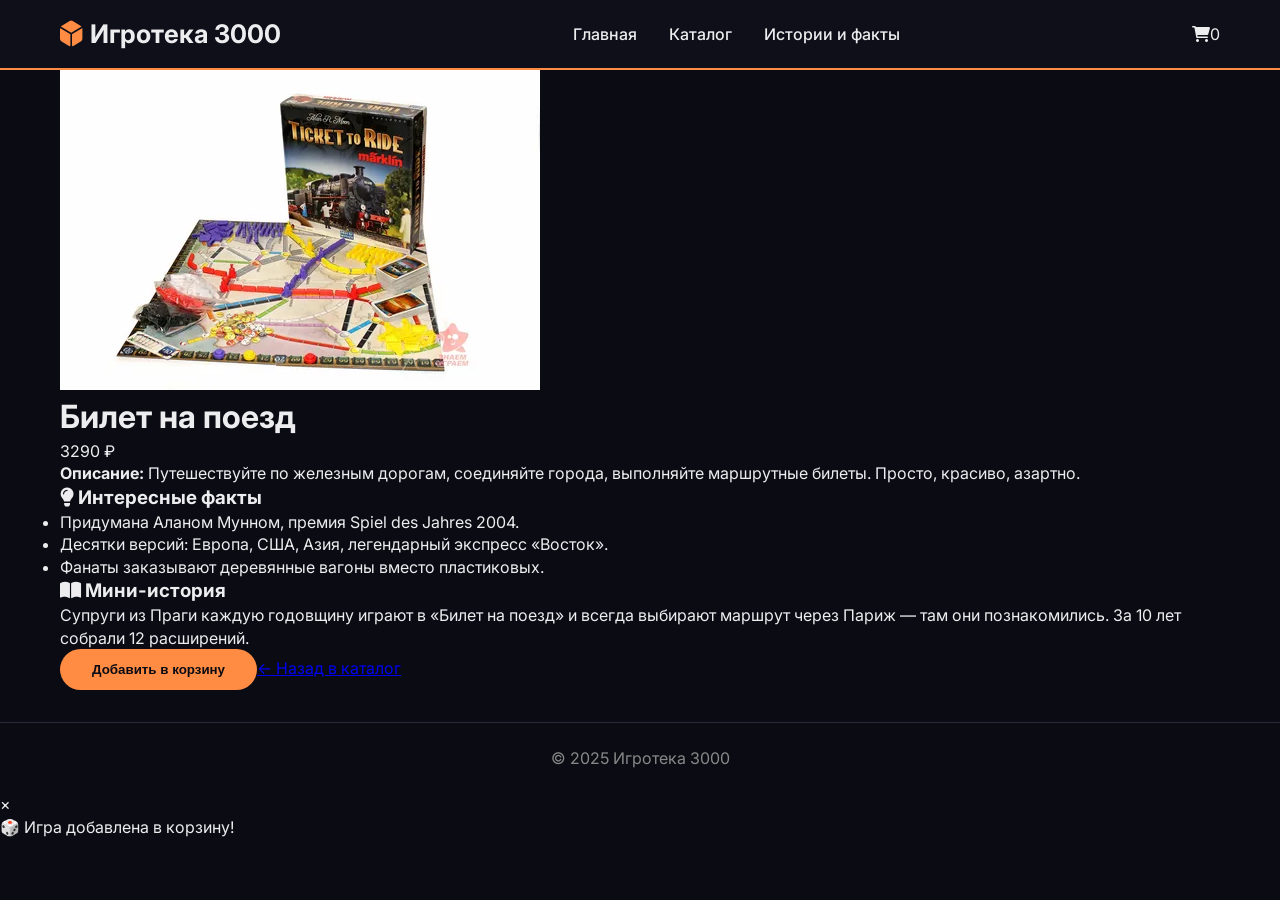
<file: ticket-to-ride.html>
<!DOCTYPE html>
<html lang="ru"><head><meta charset="UTF-8"><meta name="viewport" content="width=device-width, initial-scale=1.0"><title>Билет на поезд — Игротека 3000</title><link rel="stylesheet" href="style.css"><link href="https://fonts.googleapis.com/css2?family=Inter:opsz,wght@14..32,400;500;600;700&display=swap" rel="stylesheet"><link rel="stylesheet" href="https://cdnjs.cloudflare.com/ajax/libs/font-awesome/6.0.0-beta3/css/all.min.css"></head><body><div class="stars"></div><div class="glow-gradient"></div><header class="header"><div class="container header-container"><div class="logo"><i class="fas fa-dice-d6"></i> <span>Игротека <span class="logo-future">3000</span></span></div><nav class="nav"><a href="index.html" class="nav-link">Главная</a><a href="catalog.html" class="nav-link">Каталог</a><a href="stories.html" class="nav-link">Истории и факты</a></nav><div class="cart-icon"><i class="fas fa-shopping-cart"></i><span class="cart-count">0</span></div></div></header><main class="detail-main"><div class="container"><div class="game-detail"><div class="detail-image"><img src="images/ticket-to-ride.jpg" alt="Билет на поезд" onerror="this.src='images/placeholder.jpg'"></div><div class="detail-info"><h1>Билет на поезд</h1><div class="detail-price">3290 ₽</div><p class="detail-desc"><strong>Описание:</strong> Путешествуйте по железным дорогам, соединяйте города, выполняйте маршрутные билеты. Просто, красиво, азартно.</p><div class="facts-box"><h3><i class="fas fa-lightbulb"></i> Интересные факты</h3><ul class="facts-list"><li>Придумана Аланом Мунном, премия Spiel des Jahres 2004.</li><li>Десятки версий: Европа, США, Азия, легендарный экспресс «Восток».</li><li>Фанаты заказывают деревянные вагоны вместо пластиковых.</li></ul></div><div class="story-box"><h3><i class="fas fa-book-open"></i> Мини-история</h3><p>Супруги из Праги каждую годовщину играют в «Билет на поезд» и всегда выбирают маршрут через Париж — там они познакомились. За 10 лет собрали 12 расширений.</p></div><button class="btn-buy" data-name="Билет на поезд" style="width: auto; padding: 0.8rem 2rem;">Добавить в корзину</button><a href="catalog.html" class="back-link">← Назад в каталог</a></div></div></div></main><footer class="footer"><div class="container"><p>&copy; 2025 Игротека 3000</p></div></footer><div id="cart-modal" class="modal glass-modal"><div class="modal-content"><span class="close">&times;</span><p>🎲 Игра добавлена в корзину!</p></div></div><script src="script.js"></script><script>document.querySelector('.btn-buy')?.addEventListener('click',()=>addToCart('Билет на поезд'));</script></body></html>
</file>
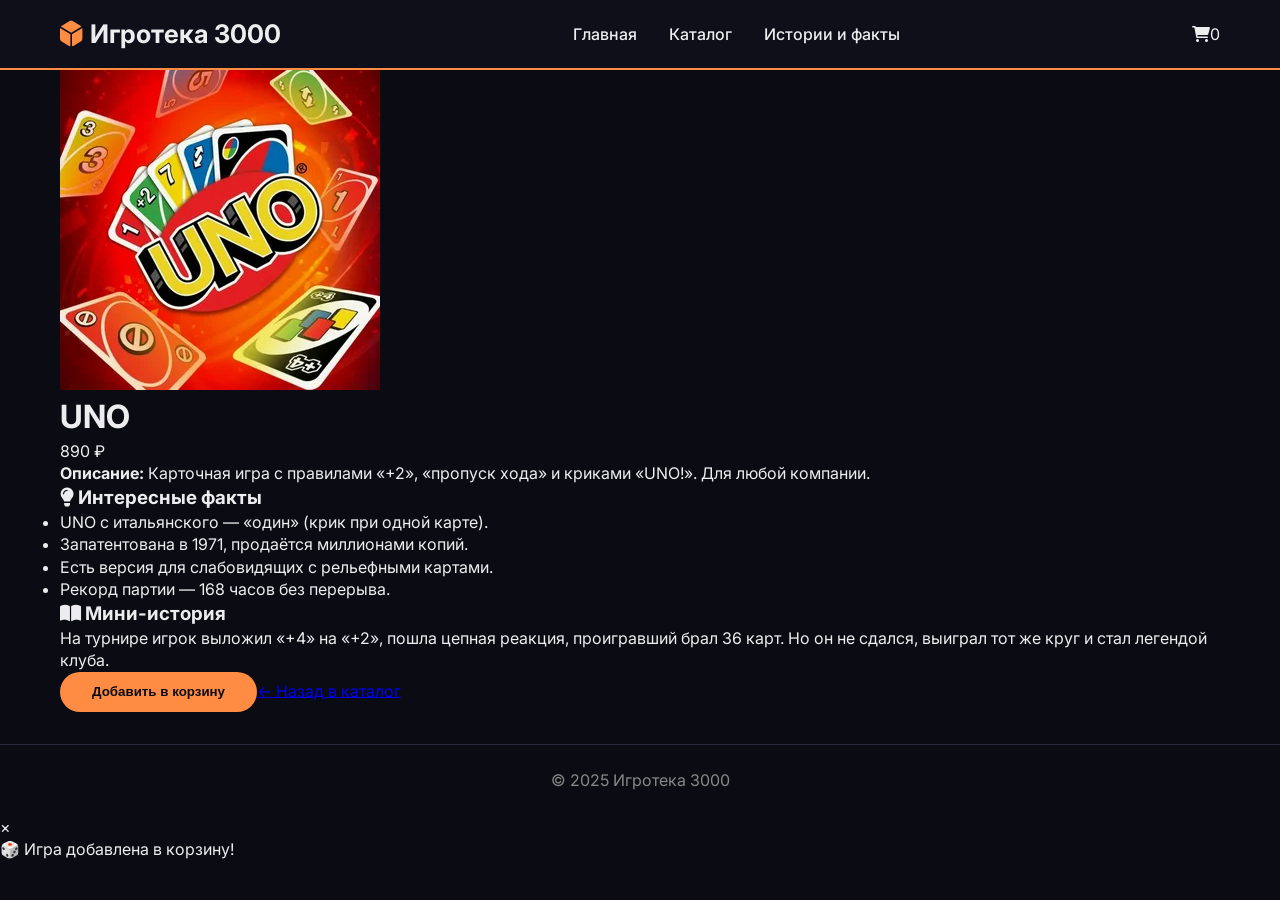
<file: uno.html>
<!DOCTYPE html>
<html lang="ru"><head><meta charset="UTF-8"><meta name="viewport" content="width=device-width, initial-scale=1.0"><title>UNO — Игротека 3000</title><link rel="stylesheet" href="style.css"><link href="https://fonts.googleapis.com/css2?family=Inter:opsz,wght@14..32,400;500;600;700&display=swap" rel="stylesheet"><link rel="stylesheet" href="https://cdnjs.cloudflare.com/ajax/libs/font-awesome/6.0.0-beta3/css/all.min.css"></head><body><div class="stars"></div><div class="glow-gradient"></div><header class="header"><div class="container header-container"><div class="logo"><i class="fas fa-dice-d6"></i> <span>Игротека <span class="logo-future">3000</span></span></div><nav class="nav"><a href="index.html" class="nav-link">Главная</a><a href="catalog.html" class="nav-link">Каталог</a><a href="stories.html" class="nav-link">Истории и факты</a></nav><div class="cart-icon"><i class="fas fa-shopping-cart"></i><span class="cart-count">0</span></div></div></header><main class="detail-main"><div class="container"><div class="game-detail"><div class="detail-image"><img src="images/uno.jpg" alt="UNO" onerror="this.src='images/placeholder.jpg'"></div><div class="detail-info"><h1>UNO</h1><div class="detail-price">890 ₽</div><p class="detail-desc"><strong>Описание:</strong> Карточная игра с правилами «+2», «пропуск хода» и криками «UNO!». Для любой компании.</p><div class="facts-box"><h3><i class="fas fa-lightbulb"></i> Интересные факты</h3><ul class="facts-list"><li>UNO с итальянского — «один» (крик при одной карте).</li><li>Запатентована в 1971, продаётся миллионами копий.</li><li>Есть версия для слабовидящих с рельефными картами.</li><li>Рекорд партии — 168 часов без перерыва.</li></ul></div><div class="story-box"><h3><i class="fas fa-book-open"></i> Мини-история</h3><p>На турнире игрок выложил «+4» на «+2», пошла цепная реакция, проигравший брал 36 карт. Но он не сдался, выиграл тот же круг и стал легендой клуба.</p></div><button class="btn-buy" data-name="UNO" style="width: auto; padding: 0.8rem 2rem;">Добавить в корзину</button><a href="catalog.html" class="back-link">← Назад в каталог</a></div></div></div></main><footer class="footer"><div class="container"><p>&copy; 2025 Игротека 3000</p></div></footer><div id="cart-modal" class="modal glass-modal"><div class="modal-content"><span class="close">&times;</span><p>🎲 Игра добавлена в корзину!</p></div></div><script src="script.js"></script><script>document.querySelector('.btn-buy')?.addEventListener('click',()=>addToCart('UNO'));</script></body></html>
</file>
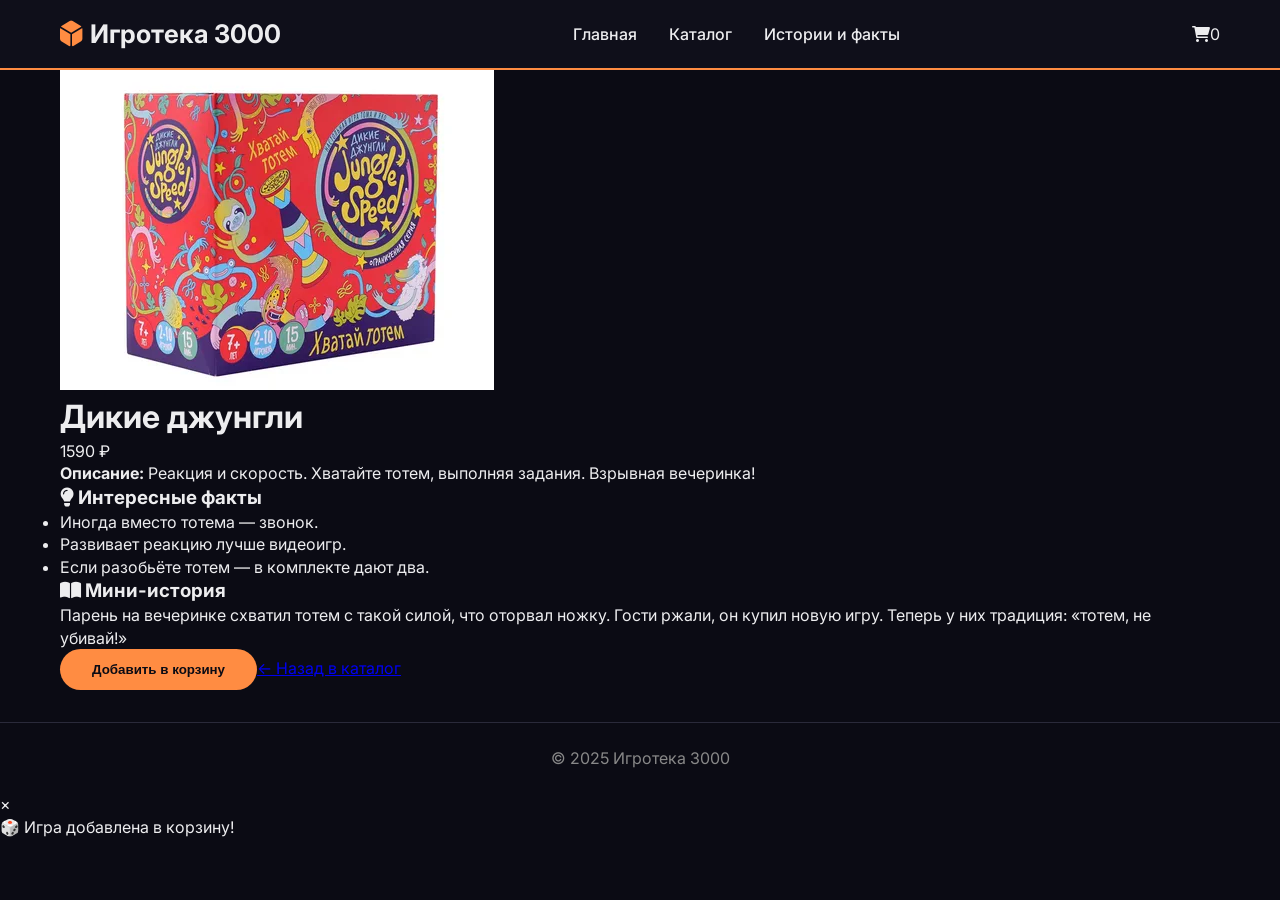
<file: wild-jungle.html>
<!DOCTYPE html>
<html lang="ru"><head><meta charset="UTF-8"><meta name="viewport" content="width=device-width, initial-scale=1.0"><title>Дикие джунгли — Игротека 3000</title><link rel="stylesheet" href="style.css"><link href="https://fonts.googleapis.com/css2?family=Inter:opsz,wght@14..32,400;500;600;700&display=swap" rel="stylesheet"><link rel="stylesheet" href="https://cdnjs.cloudflare.com/ajax/libs/font-awesome/6.0.0-beta3/css/all.min.css"></head><body><div class="stars"></div><div class="glow-gradient"></div><header class="header"><div class="container header-container"><div class="logo"><i class="fas fa-dice-d6"></i> <span>Игротека <span class="logo-future">3000</span></span></div><nav class="nav"><a href="index.html" class="nav-link">Главная</a><a href="catalog.html" class="nav-link">Каталог</a><a href="stories.html" class="nav-link">Истории и факты</a></nav><div class="cart-icon"><i class="fas fa-shopping-cart"></i><span class="cart-count">0</span></div></div></header><main class="detail-main"><div class="container"><div class="game-detail"><div class="detail-image"><img src="images/wild-jungle.jpg" alt="Дикие джунгли" onerror="this.src='images/placeholder.jpg'"></div><div class="detail-info"><h1>Дикие джунгли</h1><div class="detail-price">1590 ₽</div><p class="detail-desc"><strong>Описание:</strong> Реакция и скорость. Хватайте тотем, выполняя задания. Взрывная вечеринка!</p><div class="facts-box"><h3><i class="fas fa-lightbulb"></i> Интересные факты</h3><ul class="facts-list"><li>Иногда вместо тотема — звонок.</li><li>Развивает реакцию лучше видеоигр.</li><li>Если разобьёте тотем — в комплекте дают два.</li></ul></div><div class="story-box"><h3><i class="fas fa-book-open"></i> Мини-история</h3><p>Парень на вечеринке схватил тотем с такой силой, что оторвал ножку. Гости ржали, он купил новую игру. Теперь у них традиция: «тотем, не убивай!»</p></div><button class="btn-buy" data-name="Дикие джунгли" style="width: auto; padding: 0.8rem 2rem;">Добавить в корзину</button><a href="catalog.html" class="back-link">← Назад в каталог</a></div></div></div></main><footer class="footer"><div class="container"><p>&copy; 2025 Игротека 3000</p></div></footer><div id="cart-modal" class="modal glass-modal"><div class="modal-content"><span class="close">&times;</span><p>🎲 Игра добавлена в корзину!</p></div></div><script src="script.js"></script><script>document.querySelector('.btn-buy')?.addEventListener('click',()=>addToCart('Дикие джунгли'));</script></body></html>
</file>
<file: style.css>
* {
    margin: 0;
    padding: 0;
    box-sizing: border-box;
}

body {
    font-family: 'Inter', sans-serif;
    background: #0b0b14;
    color: #ededef;
    line-height: 1.4;
}

.container {
    max-width: 1200px;
    margin: 0 auto;
    padding: 0 20px;
}

/* Header */
.header {
    background: #0f0f1a;
    border-bottom: 2px solid #ff8c42;
    padding: 1rem 0;
    position: sticky;
    top: 0;
    z-index: 100;
}
.header .container {
    display: flex;
    justify-content: space-between;
    align-items: center;
    flex-wrap: wrap;
    gap: 1rem;
}
.logo {
    font-size: 1.6rem;
    font-weight: bold;
    display: flex;
    align-items: center;
    gap: 0.5rem;
}
.logo i { color: #ff8c42; }
nav a {
    color: #ededef;
    text-decoration: none;
    margin: 0 1rem;
    font-weight: 500;
    transition: color 0.1s;
}
nav a:hover, nav a.active { color: #ff8c42; }
.cart {
    font-size: 1.3rem;
    cursor: pointer;
}
.cart span {
    background: #ff8c42;
    color: #0b0b14;
    border-radius: 50%;
    padding: 0 6px;
    margin-left: 5px;
    font-size: 0.8rem;
}

/* Hero */
.hero {
    background: linear-gradient(135deg, #151525, #0a0a10);
    text-align: center;
    padding: 3rem 0;
    margin-bottom: 2rem;
}
.hero h1 { font-size: 2.5rem; margin-bottom: 1rem; }
.hero p { max-width: 600px; margin: 0 auto 1.5rem; opacity: 0.9; }
.btn {
    display: inline-block;
    background: #ff8c42;
    color: #0b0b14;
    padding: 0.7rem 1.8rem;
    border-radius: 40px;
    text-decoration: none;
    font-weight: bold;
}
.btn:hover { background: #ffa05e; }

/* Games grid */
.games-list {
    display: flex;
    flex-wrap: wrap;
    gap: 1.5rem;
    margin: 2rem 0;
}
.game-card {
    background: #141420;
    border-radius: 20px;
    overflow: hidden;
    width: calc(33.333% - 1rem);
    min-width: 220px;
    flex: 1 1 240px;
    box-shadow: 0 4px 12px rgba(0,0,0,0.3);
    transition: transform 0.1s, box-shadow 0.1s;
}
.game-card:hover {
    transform: translateY(-4px);
    box-shadow: 0 8px 20px rgba(255,140,66,0.2);
}
.game-card img {
    width: 100%;
    height: 160px;
    object-fit: cover;
    background: #1e1e2a;
}
.game-info {
    padding: 1rem;
}
.game-info h3 {
    font-size: 1.2rem;
    margin-bottom: 0.5rem;
}
.game-info h3 a {
    color: #fff;
    text-decoration: none;
}
.game-info h3 a:hover { color: #ff8c42; }
.price {
    font-size: 1.3rem;
    font-weight: bold;
    color: #ff8c42;
    margin: 0.5rem 0;
}
button {
    background: #ff8c42;
    border: none;
    color: #0b0b14;
    padding: 0.5rem;
    border-radius: 30px;
    width: 100%;
    font-weight: bold;
    cursor: pointer;
}
button:hover { background: #ffa05e; }

/* Features */
.features {
    display: flex;
    flex-wrap: wrap;
    justify-content: center;
    gap: 2rem;
    background: #0f0f1a;
    padding: 2rem 0;
    margin: 2rem 0;
}
.feature-item {
    text-align: center;
    flex: 1;
    min-width: 150px;
}
.feature-item i {
    font-size: 2rem;
    color: #ff8c42;
    margin-bottom: 0.5rem;
}

/* Stories */
.stories-list {
    display: flex;
    flex-direction: column;
    gap: 1.5rem;
    margin: 2rem 0;
}
.story {
    background: #141420;
    border-radius: 20px;
    padding: 1.2rem;
    border-left: 4px solid #ff8c42;
}
.story h3 { color: #ff8c42; margin-bottom: 0.5rem; }

/* Filter buttons */
.filter-buttons {
    display: flex;
    gap: 1rem;
    justify-content: center;
    margin: 1.5rem 0;
}
.filter {
    background: #141420;
    border: 1px solid #ff8c42;
    color: #fff;
    padding: 0.4rem 1.2rem;
    border-radius: 30px;
    cursor: pointer;
    width: auto;
}
.filter.active, .filter:hover {
    background: #ff8c42;
    color: #0b0b14;
}

/* Toast */
.toast {
    position: fixed;
    bottom: 20px;
    right: 20px;
    background: #141420;
    border: 1px solid #ff8c42;
    padding: 0.7rem 1.2rem;
    border-radius: 40px;
    z-index: 200;
    display: none;
}

/* Footer */
footer {
    text-align: center;
    padding: 1.5rem;
    border-top: 1px solid #2a2a3a;
    margin-top: 2rem;
    color: #888;
}

@media (max-width: 700px) {
    .game-card { width: calc(50% - 0.75rem); }
    .hero h1 { font-size: 2rem; }
}
</file>
